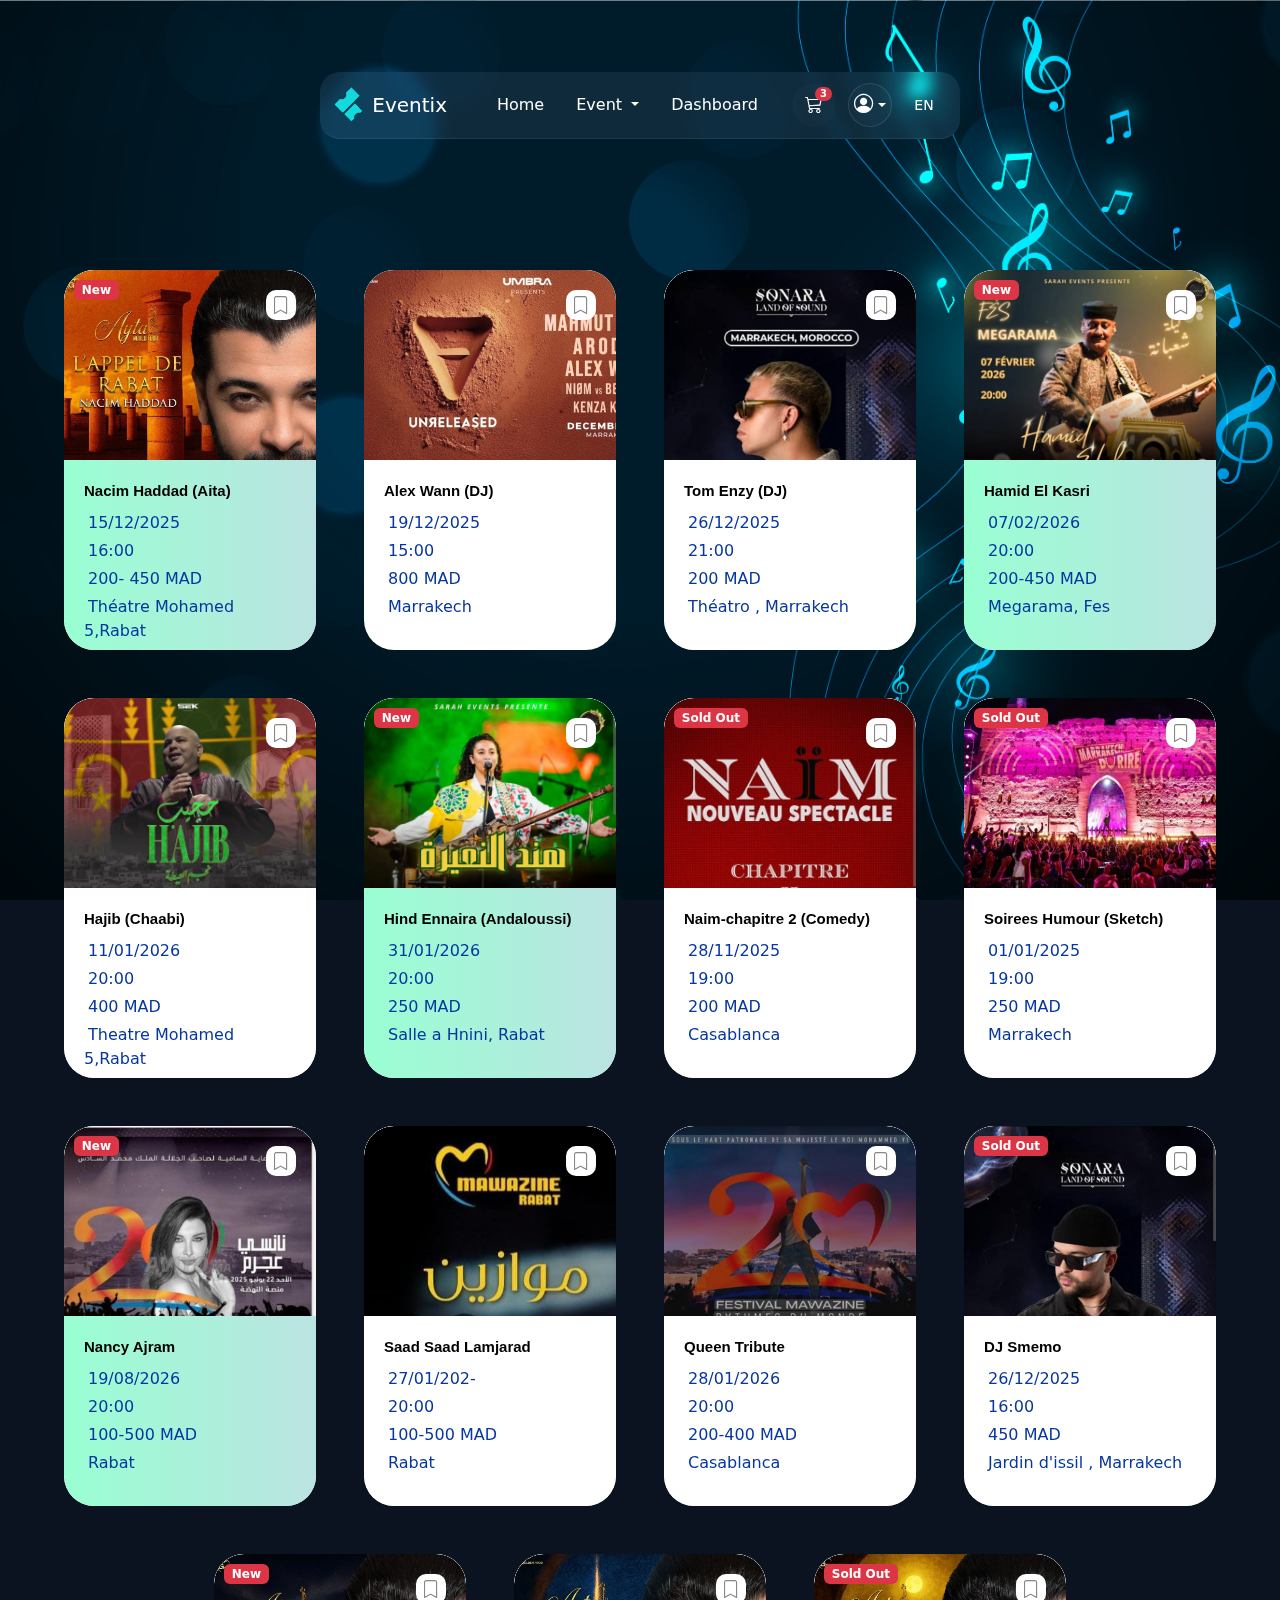
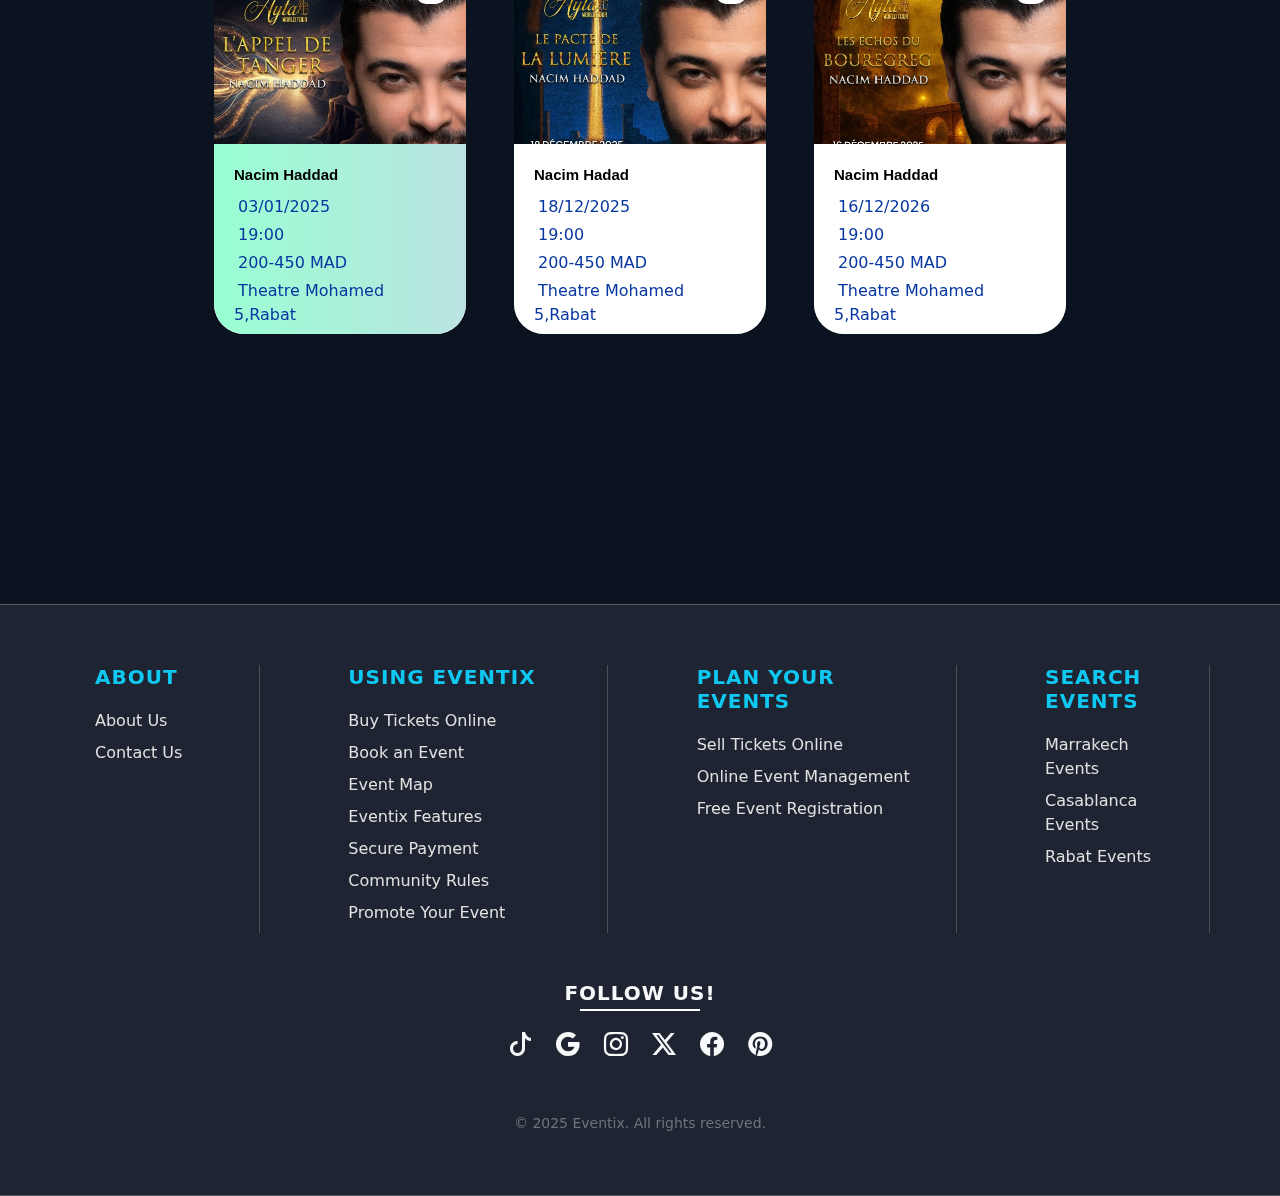
<file: concert.html>
<!doctype html>
<html lang="en">
<head>
  <meta charset="utf-8" />
  <meta name="viewport" content="width=device-width, initial-scale=1" />

      <link rel="icon" href="img/logo.png" type="image/png" />
    <title>Eventix - Concert</title>

  <link href="https://cdn.jsdelivr.net/npm/bootstrap@5.3.2/dist/css/bootstrap.min.css" rel="stylesheet">

  <link href="https://cdn.jsdelivr.net/npm/bootstrap-icons@1.11.4/font/bootstrap-icons.css" rel="stylesheet">

  <style>


    
        footer {
      background: rgba(255, 255, 255, 0.08) !important;
      backdrop-filter: blur(12px);
      -webkit-backdrop-filter: blur(12px);

      border-top: 1px solid rgba(255, 255, 255, 0.25);
      border-bottom: 1px solid rgba(255, 255, 255, 0.25);

      padding-top: 60px;
      padding-bottom: 60px;
      margin-top: 30vh;

    }

    footer h5 {
      color: #0fc8f1;
      font-weight: 700;
      margin-bottom: 20px;
      text-transform: uppercase;
      letter-spacing: 1px;
    }

    footer a {
      color: #e1e1e1;
      display: block;
      margin-bottom: 8px;
      transition: 0.3s;
      text-decoration: none !important;
    }

    footer a:hover {
      color: white;
      text-decoration: underline;
    }

    .footer-col {
      border-right: 1px solid rgba(255, 255, 255, 0.20);
      padding-left: 25px;
      padding-right: 25px;
      min-height: 180px;
    }

    .footer-col:last-child {
      border-right: none;
    }

   
    html,body{
      height: 100%;
      margin: 0;
      padding: 0;
    }
 
  body{
  min-height: 2000px;
  margin: 0;
  padding: 0;

  display: flex;
  flex-direction: column;

  background-color: #0b1220;
  background-image: url(img/cover-music.jpg);
  background-size: cover;
  background-position: center;
  background-attachment: fixed;
  background-repeat: no-repeat;

  color:#06369f;
}
        


      
      

    
    

    .separator {
        width: 120px;
        height: 2px;
        background-color: #ffffff;
    }
    footer h5{
      color: #0fc8f1;
    }

    .follow-section i {
        transition: 0.3s ease;
        cursor: pointer;
  
    }
    .follow-section h5{
            color: #0fc8f1;
    }

    .follow-section i:hover {
        color: #007589; 
        transform: scale(1.2);
        }



    .navbar{
      width: 50%;
      margin: auto;
      margin-top :8vh;
      border-radius: 20px;
    

    }
    
    
    .dropdown-menu a.dropdown-item:hover {
    background-color: #9000ff; 
    color: black; 
}

    .glass-nav {
      background: rgba(255,255,255,0.06);
      backdrop-filter: blur(8px) saturate(120%);
      -webkit-backdrop-filter: blur(8px) saturate(120%);
      border-bottom: 1px solid rgba(255,255,255,0.08);
    }

    
    .navbar .nav-link, .navbar .navbar-brand, .navbar .btn {
      color: #fff !important;
    }

    
    .brand-logo {
      height: 40px;
      width: auto;
    }

    
    .nav-center {
      position: absolute;
      left: 50%;
      transform: translateX(-50%);
    }

    
    .circle-btn {
      width: 44px;
      height: 44px;
      display: inline-flex;
      align-items: center;
      justify-content: center;
      border-radius: 50%;
      border: 1px solid rgba(255,255,255,0.12);
      background: rgba(255,255,255,0.02);
      color: #fff;
    }

    
    .cart-badge {
      position: absolute;
      top: 4px;
      right: 4px;
      font-size: 10px;
      padding: 2px 5px;
      border-radius: 999px;
    }




    
@media (max-width: 767px) {
    .navbar{
        width: 90%;
        margin: auto;
        margin-top :8vh;
        border-radius: 20px;
    }

  .navbar .d-flex {
    order: 1 !important;
    margin-right: auto !important; 
  }

  .navbar-brand {
    position: absolute;
    left: 50%;
    transform: translateX(-50%);
    margin: 0 auto !important;
  }

  .navbar-toggler {
    order: 2 !important;
    margin-left: auto !important;
  }

  .nav-center {
    display: none !important;
  }
  #langToggle {
    display: none !important;
  }
}






    .lang-btn {
      min-width: 48px;
    }
    .navbar .collapse .nav-item :hover{
      background-color: #9000ff4a;
      color: black;
      backdrop-filter: bluer(8px) saturate(120%);
      border-radius: 20px;

    }
    .card{
      z-index: 2;
    }



.card-custom {
    width: 252px;
    height: 380px; 
    background: white;
    border-radius: 30px;
    transition: 0.2s;
    overflow: hidden; 
    position: relative;
    
}




.card-custom:hover {
    cursor: pointer;
    box-shadow: 0 10px 20px rgba(0,0,0,0.1);
}


.img-custom {
    height: 50%;
    border-radius: 30px 30px 0 0;
    background-size: cover;
    display: flex;
    justify-content: flex-end;
    align-items: flex-start;
}

.save-custom {
    margin: 20px;
    width: 30px;
    height: 30px;
    background: white;
    border-radius: 10px;
    display: flex;
    align-items: center;
    justify-content: center;
    transition: 0.2s;
}

.save-custom:hover {
    transform: scale(1.1) rotate(10deg);
}

.save-custom i {
    font-size: 18px;
    color: #888;
    transition: color 0.2s, transform 0.2s;
}

.save-custom:hover i {
    color: #000;
}

.text-custom {
    margin: 20px;
}

.h3-custom {
    font-family: sans-serif;
    font-size: 15px;
    font-weight: 600;
    color: black;
    margin: 0 0 5px 0;
}


.p-custom {
    font-family: sans-serif;
    color: #999;
    font-size: 13px;
    margin: 0 0 15px 0;
}

.icon-box-custom {
    width: 70%;
    padding: 10px;
    background: #e3fff9;
    border-radius: 10px;
    display: flex;
    align-items: center;
}

.icon-box-custom i,
.icon-box-custom span {
    font-size: 17px;
    margin-right: 10px;
}

.span-custom {
    font-family: sans-serif;
    font-size: 13px;
    font-weight: 500;
    color: #0f73a1;
    margin: 0;
}









.rotating-card {
  position: relative;
  border-radius: 30px;
  overflow: hidden;
}

.rotating-card::before {
  content: '';
  position: absolute;
  inset: 0;
  z-index: 0;
  background: linear-gradient(270deg, #00b7ff, #ff30ff, #00ff90);
  background-size: 600% 600%;
  animation: rotateBG 5s linear infinite;
  opacity: 0.4; 
}

.card-custom:hover {
  transform: scale(1.03);
}

@keyframes rotateBG {
  0% { background-position: 0% 50%; }
  50% { background-position: 100% 50%; }
  100% { background-position: 0% 50%; }
}

.card-custom > * {
  position: relative;
 z-index: 1;
}

.osto{
  flex: 1;
  padding-top: 30vh;
  display: flex;
justify-content: center;
}
.ata{
  margin-top: auto;
}


  </style>
</head>
<body>
<div class="ropo">

   <nav class="navbar navbar-expand-lg glass-nav fixed-top">
   <div class="container-fluid">
    <a class="navbar-brand d-flex align-items-center" href="#">
      <img src="img/logo.png" alt="Eventix" class="brand-logo me-2">Eventix
    </a>

    <button class="navbar-toggler btn btn-link text-white" type="button" data-bs-toggle="collapse" data-bs-target="#navMain" aria-controls="navMain" aria-expanded="false" aria-label="Toggle navigation">
      <i class="bi bi-list" style="font-size:1.3rem;"></i>
    </button>

    <div class="collapse navbar-collapse justify-content-center" id="navMain">
      <ul class="navbar-nav mb-2 mb-lg-0">
        <li class="nav-item">
          <a class="nav-link px-3" href="index.HTML" data-key="home">Home</a>
        </li>
        <li class="nav-item dropdown">
          <a class="nav-link dropdown-toggle px-3" href="#" role="button" data-bs-toggle="dropdown" aria-expanded="false">
            Event
          </a>
          <ul class="dropdown-menu bg-primary bg-opacity-25 backdrop-blur p-3 border-0 shadow-lg">
            <li><a class="dropdown-item text-white" href="sport.html">Sport</a></li>
            <li><a class="dropdown-item text-white" href="ithétre cinéma.html">Theatre/cinema</a></li>
            <li><a class="dropdown-item text-white" href="concert.html">Concert</a></li>
          </ul>
        </li>
        <li class="nav-item">
          <a class="nav-link px-3" href="DASHBOARD.HTML" data-key="contact">Dashboard</a>
        </li>
      </ul>
    </div>


    <div class="d-flex align-items-center gap-2">

      <div class="position-relative me-1">
        <button id="cartBtn" class="circle-btn border-0" title="Cart">
          <i class="bi bi-cart3" style="font-size:1.1rem;"></i>
        </button>
        <span id="cartCount" class="badge bg-danger cart-badge">3</span>
      </div>

  
      <div class="dropdown">
        <button class="circle-btn dropdown-toggle" id="accountDropdown" data-bs-toggle="dropdown" aria-expanded="false" title="Account">
          <i class="bi bi-person-circle" style="font-size:1.2rem;"></i>
        </button>
        <ul class="dropdown-menu dropdown-menu-end" aria-labelledby="accountDropdown">
          <li><a class="dropdown-item" href="signin.html">Sign in</a></li>
          <li><a class="dropdown-item" href="LOGIN.HTML">Log in</a></li>
        </ul>
      </div>


      <button id="langToggle" class="btn btn-sm lang-btn border-0" title="Change language">EN</button>
    </div>
   </div>
   </nav>



  </div>
   <div class="osto">


<div class="d-flex flex-wrap justify-content-center align-items-center gap-5 ">

   <a href="other page/formulaire-consert.html" style="text-decoration:none; color:inherit;">
  <div class="card-custom "role="button"data-bs-toggle="modal"data-bs-target="#acheterModal"style="cursor: pointer;">
    
    
  <div class="card-custom rotating-card">

    <span class="badge bg-danger text-white position-absolute" style="top:10px; left:10px; z-index:10;">
    New
  </span>

  <div class="img-custom" style="background-image: url('img/concert1.jpg');">
      <div class="save-custom">
         <i class="bi bi-bookmark"></i>
      </div>
  </div>

<div class="text-custom">
  <p class="h3-custom mb-2">Nacim Haddad (Aita) </p>

  <p class="info-line mb-1">
    <i class="fa-regular fa-calendar me-1"></i> 15/12/2025
  </p>

  <p class="info-line mb-1">
    <i class="fa-regular fa-clock me-1"></i> 16:00
  </p>

  <p class="info-line price mb-1">
    <i class="fa-solid fa-dollar-sign me-1"></i>200- 450 MAD
  </p>

  <p class="info-line mb-1">
    <i class="fa-solid fa-location-dot me-1"></i> Théatre Mohamed 5,Rabat
  </p>


</div>


</div>
  </div>
   </a>

 <a href="other page/formulaire-consert.html" style="text-decoration:none; color:inherit;">
  <div class="card-custom "role="button"data-bs-toggle="modal"data-bs-target="#acheterModal"style="cursor: pointer;">

  
  

  <div class="img-custom" style="background-image: url('img/concert2.jpg');">
      <div class="save-custom">
         <i class="bi bi-bookmark"></i>
      </div>
  </div>

  <div class="text-custom">
  <p class="h3-custom mb-2">Alex Wann (DJ) </p>

  <p class="info-line mb-1">
    <i class="fa-regular fa-calendar me-1"></i> 19/12/2025
  </p>

  <p class="info-line mb-1">
    <i class="fa-regular fa-clock me-1"></i> 15:00
  </p>

  <p class="info-line price mb-1">
    <i class="fa-solid fa-dollar-sign me-1"></i>  800 MAD
  </p>

  <p class="info-line mb-1">
    <i class="fa-solid fa-location-dot me-1"></i> Marrakech
  </p>


</div>

</div>

</a>


 <a href="other page/formulaire-consert.html" style="text-decoration:none; color:inherit;">
  <div class="card-custom "role="button"data-bs-toggle="modal"data-bs-target="#acheterModal"style="cursor: pointer;">


  <div class="card-custom">

    <div class="img-custom"style="background-image: url('img/concert3.jpg');">
        <div class="save-custom">
           <i class="bi bi-bookmark"></i>
        </div>
    </div>

    <div class="text-custom">
  <p class="h3-custom mb-2">Tom Enzy (DJ) </p>

  <p class="info-line mb-1">
    <i class="fa-regular fa-calendar me-1"></i> 26/12/2025
  </p>

  <p class="info-line mb-1">
    <i class="fa-regular fa-clock me-1"></i> 21:00
  </p>

  <p class="info-line price mb-1">
    <i class="fa-solid fa-dollar-sign me-1"></i> 200 MAD
  </p>

  <p class="info-line mb-1">
    <i class="fa-solid fa-location-dot me-1"></i> Théatro , Marrakech
  </p>


</div>

  </div>
  </div>
 </a>


 <a href="other page/formulaire-consert.html" style="text-decoration:none; color:inherit;">
  <div class="card-custom "role="button"data-bs-toggle="modal"data-bs-target="#acheterModal"style="cursor: pointer;">


  <div class="card-custom rotating-card">
     <span class="badge bg-danger text-white position-absolute" style="top:10px; left:10px; z-index:10;">
    New
  </span>

    <div class="img-custom"style="background-image: url('img/concert4.jpg');">
        <div class="save-custom">
           <i class="bi bi-bookmark"></i>
        </div>
    </div>

    <div class="text-custom">
  <p class="h3-custom mb-2">Hamid El Kasri </p>

  <p class="info-line mb-1">
    <i class="fa-regular fa-calendar me-1"></i> 07/02/2026
  </p>

  <p class="info-line mb-1">
    <i class="fa-regular fa-clock me-1"></i> 20:00
  </p>

  <p class="info-line price mb-1">
    <i class="fa-solid fa-dollar-sign me-1"></i> 200-450 MAD
  </p>

  <p class="info-line mb-1">
    <i class="fa-solid fa-location-dot me-1"></i> Megarama, Fes
  </p>


</div>

  </div>

  </div>
 </a>


 <a href="other page/formulaire-consert.html" style="text-decoration:none; color:inherit;">
  <div class="card-custom "role="button"data-bs-toggle="modal"data-bs-target="#acheterModal"style="cursor: pointer;">

  <div class="card-custom">

    <div class="img-custom"style="background-image: url('img/concert5.jpg');">
        <div class="save-custom">
           <i class="bi bi-bookmark"></i>
        </div>
    </div>

    <div class="text-custom">
  <p class="h3-custom mb-2"> Hajib (Chaabi) </p>

  <p class="info-line mb-1">
    <i class="fa-regular fa-calendar me-1"></i> 11/01/2026
  </p>

  <p class="info-line mb-1">
    <i class="fa-regular fa-clock me-1"></i> 20:00
  </p>

  <p class="info-line price mb-1">
    <i class="fa-solid fa-dollar-sign me-1"></i> 400 MAD
  </p>

  <p class="info-line mb-1">
    <i class="fa-solid fa-location-dot me-1"></i> Theatre Mohamed 5,Rabat
  </p>


</div>

  </div>
  </div>
 </a>


 <a href="other page/formulaire-consert.html" style="text-decoration:none; color:inherit;">
  <div class="card-custom "role="button"data-bs-toggle="modal"data-bs-target="#acheterModal"style="cursor: pointer;">



  <div class="card-custom rotating-card">
     <span class="badge bg-danger text-white position-absolute" style="top:10px; left:10px; z-index:10;">
    New
  </span>

    <div class="img-custom"style="background-image: url('img/concert6.jpg');">
        <div class="save-custom">
           <i class="bi bi-bookmark"></i>
        </div>
    </div>

    <div class="text-custom">
  <p class="h3-custom mb-2"> Hind Ennaira (Andaloussi)</p>

  <p class="info-line mb-1">
    <i class="fa-regular fa-calendar me-1"></i> 31/01/2026
  </p>

  <p class="info-line mb-1">
    <i class="fa-regular fa-clock me-1"></i> 20:00
  </p>

  <p class="info-line price mb-1">
    <i class="fa-solid fa-dollar-sign me-1"></i> 250 MAD
  </p>

  <p class="info-line mb-1">
    <i class="fa-solid fa-location-dot me-1"></i> Salle a Hnini, Rabat
  </p>


</div>

  </div>

  </div>
 </a>

 <a href="other page/formulaire-consert.html" style="text-decoration:none; color:inherit;">
  <div class="card-custom "role="button"data-bs-toggle="modal"data-bs-target="#acheterModal"style="cursor: pointer;">



  <div class="card-custom">
    <span class="badge bg-danger text-white position-absolute" style="top:10px; left:10px; z-index:10;">
    Sold Out
  </span>

    <div class="img-custom"style="background-image: url('img/concert7.jpg');">
        <div class="save-custom">
           <i class="bi bi-bookmark"></i>
        </div>
    </div>

    <div class="text-custom">
  <p class="h3-custom mb-2">Naim-chapitre 2 (Comedy)</p>

  <p class="info-line mb-1">
    <i class="fa-regular fa-calendar me-1"></i> 28/11/2025
  </p>

  <p class="info-line mb-1">
    <i class="fa-regular fa-clock me-1"></i> 19:00
  </p>

  <p class="info-line price mb-1">
    <i class="fa-solid fa-dollar-sign me-1"></i> 200 MAD
  </p>

  <p class="info-line mb-1">
    <i class="fa-solid fa-location-dot me-1"></i> Casablanca
  </p>


</div>

  </div>
  </div>
 </a>


 
 <a href="other page/formulaire-consert.html" style="text-decoration:none; color:inherit;">
  <div class="card-custom "role="button"data-bs-toggle="modal"data-bs-target="#acheterModal"style="cursor: pointer;">

  <div class="card-custom">
    <span class="badge bg-danger text-white position-absolute" style="top:10px; left:10px; z-index:10;">
    Sold Out
  </span>

    <div class="img-custom"style="background-image: url('img/concert8.jpg');">
        <div class="save-custom">
           <i class="bi bi-bookmark"></i>
        </div>
    </div>

    <div class="text-custom">
  <p class="h3-custom mb-2">Soirees Humour (Sketch) </p>

  <p class="info-line mb-1">
    <i class="fa-regular fa-calendar me-1"></i> 01/01/2025
  </p>

  <p class="info-line mb-1">
    <i class="fa-regular fa-clock me-1"></i> 19:00
  </p>

  <p class="info-line price mb-1">
    <i class="fa-solid fa-dollar-sign me-1"></i> 250 MAD
  </p>

  <p class="info-line mb-1">
    <i class="fa-solid fa-location-dot me-1"></i> Marrakech
  </p>


</div>

  </div>
  </div>
 </a>

 
 <a href="other page/formulaire-consert.html" style="text-decoration:none; color:inherit;">
  <div class="card-custom "role="button"data-bs-toggle="modal"data-bs-target="#acheterModal"style="cursor: pointer;">

  


  <div class="card-custom rotating-card">
     <span class="badge bg-danger text-white position-absolute" style="top:10px; left:10px; z-index:10;">
    New
  </span>

    <div class="img-custom"style="background-image: url('img/concert99.jpg');">
        <div class="save-custom">
           <i class="bi bi-bookmark"></i>
        </div>
    </div>

   <div class="text-custom">
  <p class="h3-custom mb-2">Nancy Ajram</p>

  <p class="info-line mb-1">
    <i class="fa-regular fa-calendar me-1"></i> 19/08/2026
  </p>

  <p class="info-line mb-1">
    <i class="fa-regular fa-clock me-1"></i> 20:00
  </p>

  <p class="info-line price mb-1">
    <i class="fa-solid fa-dollar-sign me-1"></i> 100-500 MAD
  </p>

  <p class="info-line mb-1">
    <i class="fa-solid fa-location-dot me-1"></i> Rabat
  </p>


</div>

  </div>

  </div>
 </a>


 <a href="other page/formulaire-consert.html" style="text-decoration:none; color:inherit;">
  <div class="card-custom "role="button"data-bs-toggle="modal"data-bs-target="#acheterModal"style="cursor: pointer;">




  <div class="card-custom">

    <div class="img-custom"style="background-image: url('img/concert1000.jpg');">
        <div class="save-custom">
           <i class="bi bi-bookmark"></i>
        </div>
    </div>

   <div class="text-custom">
  <p class="h3-custom mb-2">Saad Saad Lamjarad </p>

  <p class="info-line mb-1">
    <i class="fa-regular fa-calendar me-1"></i> 27/01/202-
  </p>

  <p class="info-line mb-1">
    <i class="fa-regular fa-clock me-1"></i> 20:00
  </p>

  <p class="info-line price mb-1">
    <i class="fa-solid fa-dollar-sign me-1"></i> 100-500 MAD
  </p>

  <p class="info-line mb-1">
    <i class="fa-solid fa-location-dot me-1"></i> Rabat
  </p>


</div>

  </div>
  </div>
 </a>

 
 <a href="other page/formulaire-consert.html" style="text-decoration:none; color:inherit;">
  <div class="card-custom "role="button"data-bs-toggle="modal"data-bs-target="#acheterModal"style="cursor: pointer;">



  <div class="card-custom">

    <div class="img-custom"style="background-image: url('img/concert11.jpg');">
        <div class="save-custom">
           <i class="bi bi-bookmark"></i>
        </div>
    </div>

      <div class="text-custom">
  <p class="h3-custom mb-2">Queen Tribute</p>

  <p class="info-line mb-1">
    <i class="fa-regular fa-calendar me-1"></i> 28/01/2026
  </p>

  <p class="info-line mb-1">
    <i class="fa-regular fa-clock me-1"></i> 20:00
  </p>

  <p class="info-line price mb-1">
    <i class="fa-solid fa-dollar-sign me-1"></i> 200-400 MAD
  </p>

  <p class="info-line mb-1">
    <i class="fa-solid fa-location-dot me-1"></i> Casablanca
  </p>


</div>

  </div>
  </div>
 </a>

 <a href="other page/formulaire-consert.html" style="text-decoration:none; color:inherit;">
  <div class="card-custom "role="button"data-bs-toggle="modal"data-bs-target="#acheterModal"style="cursor: pointer;">



  <div class="card-custom">
    <span class="badge bg-danger text-white position-absolute" style="top:10px; left:10px; z-index:10;">
    Sold Out
  </span>

    <div class="img-custom"style="background-image: url('img/concert12.jpg');">
        <div class="save-custom">
           <i class="bi bi-bookmark"></i>
        </div>
    </div>

      <div class="text-custom">
  <p class="h3-custom mb-2">DJ Smemo </p>

  <p class="info-line mb-1">
    <i class="fa-regular fa-calendar me-1"></i>26/12/2025
  </p>

  <p class="info-line mb-1">
    <i class="fa-regular fa-clock me-1"></i> 16:00
  </p>

  <p class="info-line price mb-1">
    <i class="fa-solid fa-dollar-sign me-1"></i> 450 MAD
  </p>

  <p class="info-line mb-1">
    <i class="fa-solid fa-location-dot me-1"></i> Jardin d'issil , Marrakech
  </p>


</div>

  </div>
  </div>
 </a>

 
 <a href="other page/formulaire-consert.html" style="text-decoration:none; color:inherit;">
  <div class="card-custom "role="button"data-bs-toggle="modal"data-bs-target="#acheterModal"style="cursor: pointer;">



  <div class="card-custom rotating-card">
     <span class="badge bg-danger text-white position-absolute" style="top:10px; left:10px; z-index:10;">
    New
  </span>

    <div class="img-custom"style="background-image: url('img/concert13.jpg');">
        <div class="save-custom">
           <i class="bi bi-bookmark"></i>
        </div>
    </div>

      <div class="text-custom">
  <p class="h3-custom mb-2">Nacim Haddad </p>

  <p class="info-line mb-1">
    <i class="fa-regular fa-calendar me-1"></i> 03/01/2025
  </p>

  <p class="info-line mb-1">
    <i class="fa-regular fa-clock me-1"></i> 19:00
  </p>

  <p class="info-line price mb-1">
    <i class="fa-solid fa-dollar-sign me-1"></i> 200-450 MAD
  </p>

  <p class="info-line mb-1">
    <i class="fa-solid fa-location-dot me-1"></i> Theatre Mohamed 5,Rabat
  </p>


</div>

  </div>
  </div>
 </a>


<a href="other page/formulaire-consert.html" style="text-decoration:none; color:inherit;">
  <div class="card-custom "role="button"data-bs-toggle="modal"data-bs-target="#acheterModal"style="cursor: pointer;">



  <div class="card-custom">

    <div class="img-custom"style="background-image: url('img/concert14.jpg');">
        <div class="save-custom">
           <i class="bi bi-bookmark"></i>
        </div>
    </div>

      <div class="text-custom">
  <p class="h3-custom mb-2">Nacim Hadad </p>

  <p class="info-line mb-1">
    <i class="fa-regular fa-calendar me-1"></i> 18/12/2025
  </p>

  <p class="info-line mb-1">
    <i class="fa-regular fa-clock me-1"></i> 19:00
  </p>

  <p class="info-line price mb-1">
    <i class="fa-solid fa-dollar-sign me-1"></i> 200-450 MAD
  </p>

  <p class="info-line mb-1">
    <i class="fa-solid fa-location-dot me-1"></i> Theatre Mohamed 5,Rabat
  </p>


</div>

  </div>
  </div>
 </a>

 <a href="other page/formulaire-consert.html" style="text-decoration:none; color:inherit;">
  <div class="card-custom "role="button"data-bs-toggle="modal"data-bs-target="#acheterModal"style="cursor: pointer;">



  <div class="card-custom">
    <span class="badge bg-danger text-white position-absolute" style="top:10px; left:10px; z-index:10;">
    Sold Out
  </span>

    <div class="img-custom"style="background-image: url('img/concert15.jpg');">
        <div class="save-custom">
           <i class="bi bi-bookmark"></i>
        </div>
    </div>

      <div class="text-custom">
  <p class="h3-custom mb-2">Nacim Haddad </p>

  <p class="info-line mb-1">
    <i class="fa-regular fa-calendar me-1"></i> 16/12/2026
  </p>

  <p class="info-line mb-1">
    <i class="fa-regular fa-clock me-1"></i> 19:00
  </p>

  <p class="info-line price mb-1">
    <i class="fa-solid fa-dollar-sign me-1"></i> 200-450 MAD
  </p>

  <p class="info-line mb-1">
    <i class="fa-solid fa-location-dot me-1"></i> Theatre Mohamed 5,Rabat
  </p>


</div>

  </div>
  </div>
 </a>



</div>




   









 

  





 








  </div>
</div>

  

</div>

</div>
<div class="ata">
<footer class="text-light">
  <div class="container">
    <div class="row text-start justify-content-between">

      <div class="col-6 col-md-2 footer-col mb-4">
        <h5>About</h5>
        <a href="projet/hhh.HTML">About Us</a>
        <a href="contact.html">Contact Us</a>
      </div>

      <div class="col-6 col-md-3 footer-col mb-4">
        <h5>Using Eventix</h5>
        <a href="#">Buy Tickets Online</a>
        <a href="#">Book an Event</a>
        <a href="#">Event Map</a>
        <a href="#">Eventix Features</a>
        <a href="#">Secure Payment</a>
        <a href="#">Community Rules</a>
        <a href="#">Promote Your Event</a>
      </div>

      <div class="col-6 col-md-3 footer-col mb-4">
        <h5>Plan Your Events</h5>
        <a href="#">Sell Tickets Online</a>
        <a href="#">Online Event Management</a>
        <a href="#">Free Event Registration</a>
      </div>

       <div class="col-6 col-md-2 footer-col mb-4">
        <h5>Search Events</h5>
        <a href="#"></i> Marrakech Events</a>
        <a href="#"></i> Casablanca Events</a>
        <a href="#"></i> Rabat Events</a>
      </div>



<div class="follow-section text-center py-4">
    <h5 class="text-light mb-1 " >Follow us!</h5>

    
    <div class="separator mx-auto mb-3"></div>

    
    <div class="d-flex justify-content-center gap-4 fs-4 text-light">
        <i class="bi bi-tiktok"></i>
        <i class="bi bi-google"></i>
        <i class="bi bi-instagram"></i>
        <i class="bi bi-twitter-x"></i>
        <i class="bi bi-facebook"></i>
        <i class="bi bi-pinterest"></i>
    </div>
</div>

    <div class="text-center mt-4">
      <small class="text-secondary">© 2025 Eventix. All rights reserved.</small>
    </div>

  </div>
</footer>
</div>
<script src="https://cdn.jsdelivr.net/npm/bootstrap@5.3.2/dist/js/bootstrap.bundle.min.js"></script>

<script>
 
</script>

</body>
</html>
</file>
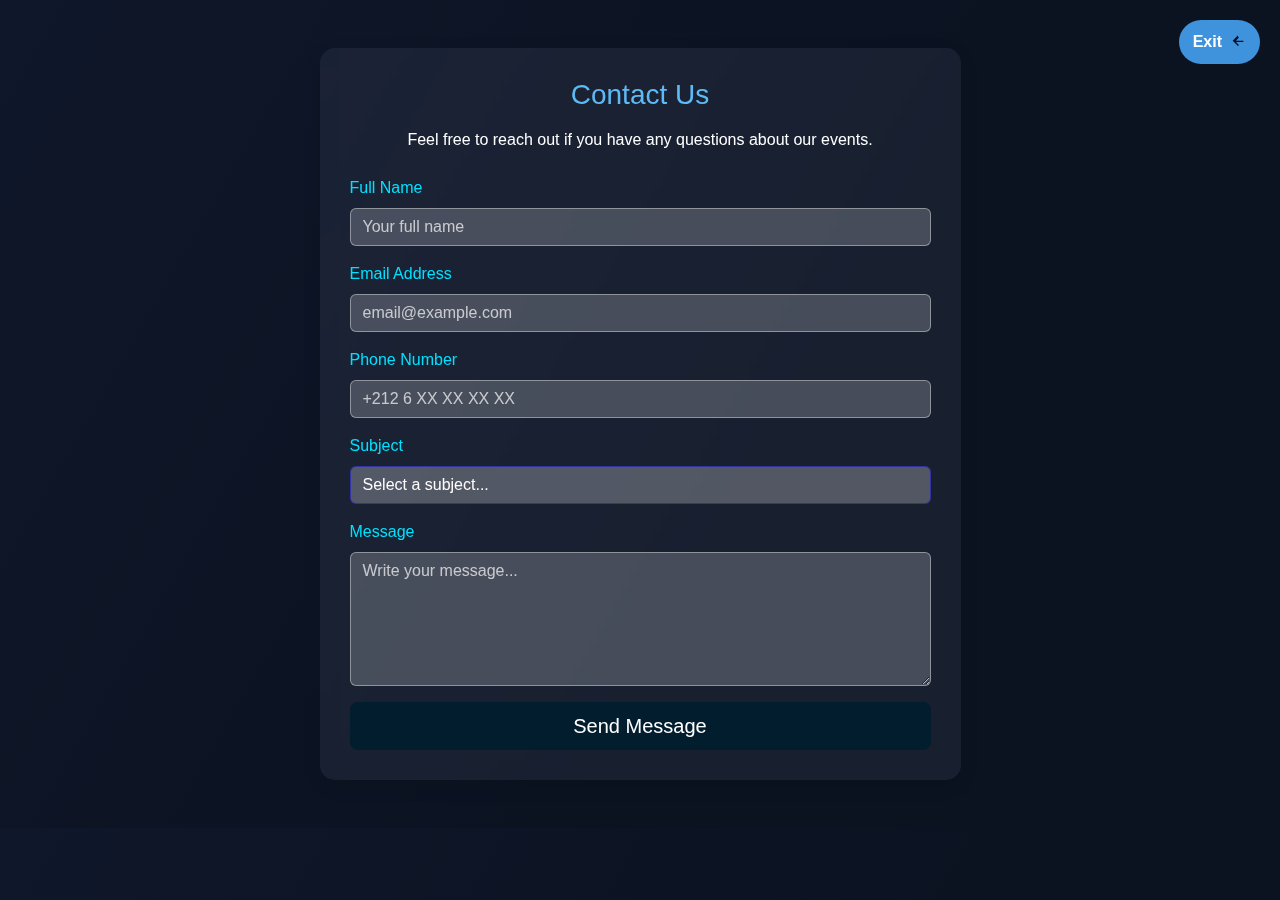
<file: contact.html>
<!DOCTYPE html>
<html lang="en">
<head>
    <meta charset="UTF-8">
    <meta name="viewport" content="width=device-width, initial-scale=1.0">
    <title>Contact Us - Eventix</title>
      <link rel="icon" href="/img/logo.png" type="image/png" />

  
    <link href="https://cdn.jsdelivr.net/npm/bootstrap@5.3.2/dist/css/bootstrap.min.css" rel="stylesheet">

    <style>
        body {
            
       background: linear-gradient(120deg,#0f172a,#0b1220 60%);
            font-family: Arial, sans-serif;
        }

        .contact-card {
            border-radius: 15px;
            padding: 30px;

            color: #010d12; 
            box-shadow: 0 6px 20px rgba(0,0,0,0.08);
            border: none;
                       background: rgba(255,255,255,0.06);
      backdrop-filter: blur(8px) saturate(120%);
      -webkit-backdrop-filter: blur(8px) saturate(120%);
        }

        .contact-card input,
        .contact-card select,
        .contact-card textarea {
            background: rgba(255,255,255,0.2);
            border: 1px solid rgba(255,255,255,0.4);
            color: #fffcfc;
        }

        .contact-card input::placeholder,
        .contact-card textarea::placeholder {
            color: rgba(255,255,255,0.7);
        }

        .btn-main {
            background: #021d2d;
            color: #fff;
        }

        .btn-main:hover {
            background: #5ebaf4;
        }
        h3 {
                color: #5ebaf4;
        }
        p ,label{
            color: #00e1ff;
        }
        select.form-select {
    backdrop-filter: blur(4px); 
    border: 1px solid rgba(0, 0, 255, 0.4);
}

select.form-select option {
    background: rgba(0, 4, 255, 0.521);
          backdrop-filter: blur(8px) saturate(120%);
      -webkit-backdrop-filter: blur(8px) saturate(120%);
      border-bottom: 1px solid rgba(255, 255, 255, 0.626);
      border-radius: 20px;

    
    color: white; 
    
}
  .top-action { position: absolute; right: 20px; top: 20px; z-index: 5; }
    .btn-arrow {
      display: inline-flex; align-items: center; gap: 8px;
      padding: 10px 14px; border-radius: 999px;
      background: rgb(63, 146, 220);
      border: 1px solid #06b6d4;
      color: #ffffff; font-weight: 700; border: none; text-decoration: none;
     
    }
    .btn-arrow:hover { transform: scale(1.02) }

    </style>
</head>
<body>


<section class="container py-5">
            <div class="top-action">
      <a href="index.HTML" class="btn-arrow" aria-label="Exit or go to another page">
        <span>Exit</span>
        <svg width="16" height="16" viewBox="0 0 24 24" fill="#071022" xmlns="http://www.w3.org/2000/svg" aria-hidden="true">
          <path d="M12 4l1.41 1.41L8.83 10H20v2H8.83l4.58 4.59L12 18l-8-8 8-8z"/>
        </svg>
      </a>
    </div>
    <div class="row justify-content-center">
        <div class="col-lg-7">
            <div class="contact-card">

                <h3 class="text-center mb-3">Contact Us</h3>
                <p class="text-center text-white mb-4">
                    Feel free to reach out if you have any questions about our events.
                </p>

                <form>

                    <div class="mb-3">
                        <label class="form-label">Full Name</label>
                        <input type="text" class="form-control" placeholder="Your full name" required>
                    </div>

                    <div class="mb-3">
                        <label class="form-label">Email Address</label>
                        <input type="email" class="form-control" placeholder="email@example.com" required>
                    </div>

                    <div class="mb-3">
                        <label class="form-label">Phone Number</label>
                        <input type="tel" class="form-control" placeholder="+212 6 XX XX XX XX">
                    </div>

                    <div class="mb-3">
                        <label class="form-label">Subject</label>
                        <select class="form-select">
                            <option selected>Select a subject...</option>
                            <option>Question about an event</option>
                            <option>Payment issue</option>
                            <option>Partnership request</option>
                            <option>Other</option>
                        </select>
                    </div>

                    <div class="mb-3">
                        <label class="form-label">Message</label>
                        <textarea class="form-control" rows="5" placeholder="Write your message..." required></textarea>
                    </div>

                    <button type="submit" class="btn btn-main w-100 btn-lg">Send Message</button>

                </form>

            </div>
        </div>
    </div>
</section>

<script src="https://cdn.jsdelivr.net/npm/bootstrap@5.3.2/dist/js/bootstrap.bundle.min.js"></script>
</body>
</html>
</file>
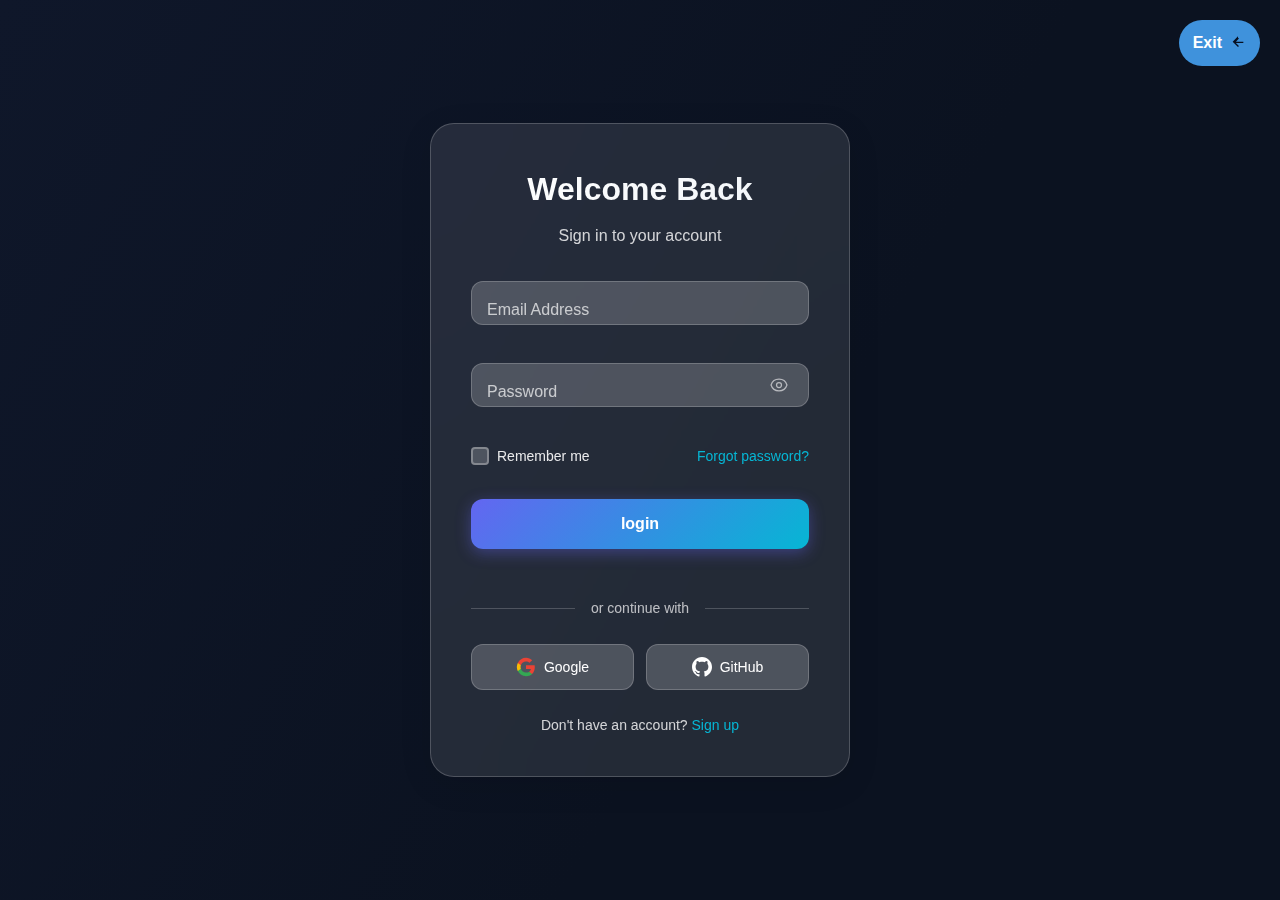
<file: LOGIN.HTML>
<!DOCTYPE html>
<html lang="en">
<head>
    <meta charset="UTF-8">
    <meta name="viewport" content="width=device-width, initial-scale=1.0">
      <link rel="icon" href="img/logo.png" type="image/png" />
    <title>Login </title>
    <style>

* {
    margin: 0;
    padding: 0;
    box-sizing: border-box;
}

body {
    font-family: 'Inter', -apple-system, BlinkMacSystemFont, 'Segoe UI', Roboto, sans-serif;
      background: linear-gradient(120deg,#0f172a,#0b1220 60%);

    min-height: 100vh;
    display: flex;
    align-items: center;
    justify-content: center;
    padding: 20px;
    line-height: 1.6;
}

.login-container {
    width: 100%;
    max-width: 420px;
    perspective: 1000px;
}

.form-group {
    margin-bottom: 24px;
    position: relative;
}

.input-wrapper {
    position: relative;
    display: flex;
    flex-direction: column;
}

.input-wrapper input {
    background: rgba(255, 255, 255, 0.1);
    border: 1px solid rgba(255, 255, 255, 0.2);
    border-radius: 12px;
    padding: 16px 16px 8px 16px;
    color: white;
    font-size: 16px;
    font-weight: 400;
    transition: all 0.3s cubic-bezier(0.4, 0, 0.2, 1);
    width: 100%;
    outline: none;
    backdrop-filter: blur(10px);
}

.input-wrapper input::placeholder {
    color: transparent;
}

.input-wrapper label {
    position: absolute;
    left: 16px;
    top: 16px;
    color: rgba(255, 255, 255, 0.7);
    font-size: 16px;
    font-weight: 400;
    transition: all 0.3s cubic-bezier(0.4, 0, 0.2, 1);
    pointer-events: none;
    transform-origin: left top;
}

.input-wrapper input:focus,
.input-wrapper input:valid {
    border-color: #06b6d4;
    background: rgba(255, 255, 255, 0.15);
    transform: translateY(-2px);
    box-shadow: 0 8px 25px rgba(6, 182, 212, 0.2);
}

.input-wrapper input:focus + label,
.input-wrapper input:valid + label {
    transform: translateY(-8px) scale(0.85);
    color: #06b6d4;
    font-weight: 500;
}

.focus-border {
    position: absolute;
    bottom: 0;
    left: 50%;
    width: 0;
    height: 2px;
    background: linear-gradient(90deg, #06b6d4, #6366f1);
    transition: all 0.3s cubic-bezier(0.4, 0, 0.2, 1);
    transform: translateX(-50%);
    border-radius: 2px;
}

.input-wrapper input:focus ~ .focus-border {
    width: 100%;
}

.error-message {
    display: block;
    color: #ef4444;
    font-size: 12px;
    font-weight: 500;
    margin-top: 6px;
    margin-left: 4px;
    opacity: 0;
    transform: translateY(-10px);
    transition: all 0.3s cubic-bezier(0.4, 0, 0.2, 1);
    background: rgba(239, 68, 68, 0.1);
    padding: 4px 8px;
    border-radius: 6px;
    backdrop-filter: blur(10px);
}

.error-message.show {
    opacity: 1;
    transform: translateY(0);
}

.form-group.error .input-wrapper input {
    border-color: #ef4444;
    background: rgba(239, 68, 68, 0.1);
    animation: shake 0.5s ease-in-out;
}

.btn {
    background: linear-gradient(135deg, #6366f1 0%, #06b6d4 100%);
    border: none;
    border-radius: 12px;
    padding: 16px 24px;
    color: white;
    font-size: 16px;
    font-weight: 600;
    cursor: pointer;
    transition: all 0.3s cubic-bezier(0.4, 0, 0.2, 1);
    position: relative;
    overflow: hidden;
    transform: translateY(0);
    box-shadow: 0 4px 15px rgba(99, 102, 241, 0.4);
}

.btn::before {
    content: '';
    position: absolute;
    top: 0;
    left: -100%;
    width: 100%;
    height: 100%;
    background: linear-gradient(90deg, transparent, rgba(255, 255, 255, 0.2), transparent);
    transition: left 0.5s ease;
}

.btn:hover {
    transform: translateY(-2px);
    box-shadow: 0 8px 25px rgba(99, 102, 241, 0.6);
}

.btn:hover::before {
    left: 100%;
}

.btn:active {
    transform: translateY(0);
}

.btn.loading {
    pointer-events: none;
}

.btn-text {
    transition: opacity 0.3s ease;
}

.btn-loader {
    position: absolute;
    top: 50%;
    left: 50%;
    transform: translate(-50%, -50%);
    width: 20px;
    height: 20px;
    border: 2px solid transparent;
    border-top: 2px solid white;
    border-radius: 50%;
    opacity: 0;
    animation: spin 1s linear infinite;
    transition: opacity 0.3s ease;
}

.btn.loading .btn-text {
    opacity: 0;
}

.btn.loading .btn-loader {
    opacity: 1;
}

.remember-wrapper {
    display: flex;
    align-items: center;
    gap: 8px;
    cursor: pointer;
}

.remember-wrapper input[type="checkbox"] {
    display: none;
}

.checkbox-label {
    color: rgba(255, 255, 255, 0.9);
    font-size: 14px;
    cursor: pointer;
    user-select: none;
    display: flex;
    align-items: center;
    gap: 8px;
}

.checkmark {
    width: 18px;
    height: 18px;
    border: 2px solid rgba(255, 255, 255, 0.3);
    border-radius: 4px;
    display: flex;
    align-items: center;
    justify-content: center;
    transition: all 0.3s cubic-bezier(0.4, 0, 0.2, 1);
    flex-shrink: 0;
    background: rgba(255, 255, 255, 0.1);
    backdrop-filter: blur(10px);
}

.remember-wrapper input[type="checkbox"]:checked ~ .checkbox-label .checkmark {
    background: #06b6d4;
    border-color: #06b6d4;
    transform: scale(1.1);
}

.remember-wrapper input[type="checkbox"]:checked ~ .checkbox-label .checkmark::after {
    content: '✓';
    color: white;
    font-size: 11px;
    font-weight: bold;
    animation: checkmarkPop 0.3s cubic-bezier(0.68, -0.55, 0.265, 1.55);
}

.success-message {
    display: none;
    text-align: center;
    padding: 40px 20px;
    opacity: 0;
    transform: translateY(20px);
    transition: all 0.5s cubic-bezier(0.4, 0, 0.2, 1);
}

.success-message.show {
    display: block;
    opacity: 1;
    transform: translateY(0);
}

.success-icon {
    width: 60px;
    height: 60px;
    background: #22c55e;
    border-radius: 50%;
    display: flex;
    align-items: center;
    justify-content: center;
    font-size: 24px;
    color: white;
    margin: 0 auto 20px;
    animation: successPulse 0.6s cubic-bezier(0.68, -0.55, 0.265, 1.55);
}

.success-message h3 {
    color: white;
    font-size: 1.5rem;
    margin-bottom: 8px;
}

.success-message p {
    color: rgba(255, 255, 255, 0.8);
    font-size: 1rem;
}

@keyframes spin {
    0% { transform: translate(-50%, -50%) rotate(0deg); }
    100% { transform: translate(-50%, -50%) rotate(360deg); }
}

@keyframes shake {
    0%, 100% { transform: translateX(0); }
    25% { transform: translateX(-5px); }
    75% { transform: translateX(5px); }
}

@keyframes checkmarkPop {
    0% { transform: scale(0); }
    50% { transform: scale(1.3); }
    100% { transform: scale(1); }
}

@keyframes successPulse {
    0% { transform: scale(0); }
    50% { transform: scale(1.1); }
    100% { transform: scale(1); }
}

.login-card {
    background: rgba(255, 255, 255, 0.1);
    backdrop-filter: blur(20px);
    -webkit-backdrop-filter: blur(20px);
    border: 1px solid rgba(255, 255, 255, 0.2);
    border-radius: 24px;
    padding: 40px;
    box-shadow: 0 8px 32px rgba(0, 0, 0, 0.1);
    transform: translateY(0);
    transition: all 0.3s cubic-bezier(0.4, 0, 0.2, 1);
    position: relative;
    overflow: hidden;
}

.login-card::before {
    content: '';
    position: absolute;
    top: 0;
    left: -100%;
    width: 100%;
    height: 2px;
    background: linear-gradient(90deg, transparent, #06b6d4, transparent);
    transition: left 0.5s ease;
}

.login-card:hover::before {
    left: 100%;
}

.login-card:hover {
    transform: translateY(-5px);
    box-shadow: 0 12px 40px rgba(0, 0, 0, 0.15);
}

.login-header {
    text-align: center;
    margin-bottom: 32px;
}

.login-header h2 {
    color: white;
    font-size: 2rem;
    font-weight: 700;
    margin-bottom: 8px;
    background: linear-gradient(135deg, #ffffff 0%, #f1f5f9 100%);
    -webkit-background-clip: text;
    background-clip: text;
    -webkit-text-fill-color: transparent;
}

.login-header p {
    color: rgba(255, 255, 255, 0.8);
    font-size: 1rem;
    font-weight: 400;
}

.password-wrapper {
    position: relative;
}

.password-wrapper input {
    padding-right: 48px;
}

.password-toggle {
    position: absolute;
    right: 12px;
    top: 50%;
    transform: translateY(-50%);
    background: none;
    border: none;
    cursor: pointer;
    padding: 8px;
    color: rgba(255, 255, 255, 0.6);
    transition: color 0.3s cubic-bezier(0.4, 0, 0.2, 1);
    z-index: 2;
}

.password-toggle:hover {
    color: rgba(255, 255, 255, 0.9);
}

.eye-icon {
    display: block;
    width: 20px;
    height: 20px;
    background-image: url("data:image/svg+xml,%3csvg xmlns='http://www.w3.org/2000/svg' fill='none' viewBox='0 0 24 24' stroke='rgba(255,255,255,0.6)' stroke-width='1.5'%3e%3cpath stroke-linecap='round' stroke-linejoin='round' d='M15 12a3 3 0 11-6 0 3 3 0 016 0z'/%3e%3cpath stroke-linecap='round' stroke-linejoin='round' d='M2.458 12C3.732 7.943 7.523 5 12 5c4.478 0 8.268 2.943 9.542 7-1.274 4.057-5.064 7-9.542 7-4.477 0-8.268-2.943-9.542-7z'/%3e%3c/svg%3e");
    background-size: contain;
    background-repeat: no-repeat;
    background-position: center;
    transition: background-image 0.3s cubic-bezier(0.4, 0, 0.2, 1);
}

.eye-icon.show-password {
    background-image: url("data:image/svg+xml,%3csvg xmlns='http://www.w3.org/2000/svg' fill='none' viewBox='0 0 24 24' stroke='rgba(255,255,255,0.6)' stroke-width='1.5'%3e%3cpath stroke-linecap='round' stroke-linejoin='round' d='M3.98 8.223A10.477 10.477 0 001.934 12C3.226 16.338 7.244 19.5 12 19.5c.993 0 1.953-.138 2.863-.395M6.228 6.228A10.45 10.45 0 0112 4.5c4.756 0 8.773 3.162 10.065 7.498a10.523 10.523 0 01-4.293 5.774M6.228 6.228L3 3m3.228 3.228l3.65 3.65m7.894 7.894L21 21m-3.228-3.228l-3.65-3.65m0 0a3 3 0 11-4.243-4.243m4.242 4.242L9.88 9.88'/%3e%3c/svg%3e");
}

.form-options {
    display: flex;
    justify-content: space-between;
    align-items: center;
    margin-bottom: 32px;
    flex-wrap: wrap;
    gap: 12px;
}

.forgot-password {
    color: #06b6d4;
    text-decoration: none;
    font-size: 14px;
    font-weight: 500;
    transition: all 0.3s cubic-bezier(0.4, 0, 0.2, 1);
    position: relative;
}

.forgot-password::after {
    content: '';
    position: absolute;
    bottom: -2px;
    left: 0;
    width: 0;
    height: 1px;
    background: #06b6d4;
    transition: width 0.3s cubic-bezier(0.4, 0, 0.2, 1);
}

.forgot-password:hover::after {
    width: 100%;
}

.forgot-password:hover {
    color: white;
}

.login-btn {
    width: 100%;
    margin-bottom: 24px;
}

.divider {
    text-align: center;
    margin: 24px 0;
    position: relative;
    display: flex;
    align-items: center;
    justify-content: center;
}

.divider::before,
.divider::after {
    content: '';
    flex: 1;
    height: 1px;
    background: rgba(255, 255, 255, 0.2);
}

.divider::before {
    margin-right: 16px;
}

.divider::after {
    margin-left: 16px;
}

.divider span {
    color: rgba(255, 255, 255, 0.7);
    font-size: 14px;
    white-space: nowrap;
}

.social-login {
    display: flex;
    gap: 12px;
    margin-bottom: 24px;
}

.social-btn {
    flex: 1;
    background: rgba(255, 255, 255, 0.1);
    backdrop-filter: blur(10px);
    border: 1px solid rgba(255, 255, 255, 0.2);
    border-radius: 12px;
    padding: 12px 16px;
    color: white;
    font-size: 14px;
    font-weight: 500;
    cursor: pointer;
    transition: all 0.3s cubic-bezier(0.4, 0, 0.2, 1);
    display: flex;
    align-items: center;
    justify-content: center;
    gap: 8px;
}

.social-btn:hover {
    background: rgba(255, 255, 255, 0.15);
    transform: translateY(-2px);
    box-shadow: 0 4px 15px rgba(0, 0, 0, 0.1);
}

.social-icon {
    width: 20px;
    height: 20px;
    background-size: contain;
    background-repeat: no-repeat;
    background-position: center;
}

.google-icon {
    background-image: url("data:image/svg+xml,%3csvg xmlns='http://www.w3.org/2000/svg' viewBox='0 0 24 24'%3e%3cpath fill='%23ea4335' d='M22.56 12.25c0-.78-.07-1.53-.2-2.25H12v4.26h5.92c-.26 1.37-1.04 2.53-2.21 3.31v2.77h3.57c2.08-1.92 3.28-4.74 3.28-8.09z'/%3e%3cpath fill='%2334a853' d='M12 23c2.97 0 5.46-.98 7.28-2.66l-3.57-2.77c-.98.66-2.23 1.06-3.71 1.06-2.86 0-5.29-1.93-6.16-4.53H2.18v2.84C3.99 20.53 7.7 23 12 23z'/%3e%3cpath fill='%23fbbc05' d='M5.84 14.09c-.22-.66-.35-1.36-.35-2.09s.13-1.43.35-2.09V7.07H2.18C1.43 8.55 1 10.22 1 12s.43 3.45 1.18 4.93l2.85-2.22.81-.62z'/%3e%3cpath fill='%23ea4335' d='M12 5.38c1.62 0 3.06.56 4.21 1.64l3.15-3.15C17.45 2.09 14.97 1 12 1 7.7 1 3.99 3.47 2.18 7.07l3.66 2.84c.87-2.6 3.3-4.53 6.16-4.53z'/%3e%3c/svg%3e");
}

.github-icon {
    background-image: url("data:image/svg+xml,%3csvg xmlns='http://www.w3.org/2000/svg' viewBox='0 0 24 24' fill='white'%3e%3cpath d='M12 0c-6.626 0-12 5.373-12 12 0 5.302 3.438 9.8 8.207 11.387.599.111.793-.261.793-.577v-2.234c-3.338.726-4.033-1.416-4.033-1.416-.546-1.387-1.333-1.756-1.333-1.756-1.089-.745.083-.729.083-.729 1.205.084 1.839 1.237 1.839 1.237 1.07 1.834 2.807 1.304 3.492.997.107-.775.418-1.305.762-1.604-2.665-.305-5.467-1.334-5.467-5.931 0-1.311.469-2.381 1.236-3.221-.124-.303-.535-1.524.117-3.176 0 0 1.008-.322 3.301 1.23.957-.266 1.983-.399 3.003-.404 1.02.005 2.047.138 3.006.404 2.291-1.552 3.297-1.23 3.297-1.23.653 1.653.242 2.874.118 3.176.77.84 1.235 1.911 1.235 3.221 0 4.609-2.807 5.624-5.479 5.921.43.372.823 1.102.823 2.222v3.293c0 .319.192.694.801.576 4.765-1.589 8.199-6.086 8.199-11.386 0-6.627-5.373-12-12-12z'/%3e%3c/svg%3e");
}

.signup-link {
    text-align: center;
}

.signup-link p {
    color: rgba(255, 255, 255, 0.8);
    font-size: 14px;
}

.signup-link a {
    color: #06b6d4;
    text-decoration: none;
    font-weight: 500;
    transition: color 0.3s cubic-bezier(0.4, 0, 0.2, 1);
}

.signup-link a:hover {
    color: white;
}

@media (max-width: 480px) {
    .login-card {
        padding: 24px;
        margin: 10px;
        border-radius: 20px;
    }
    
    .login-header h2 {
        font-size: 1.75rem;
    }
    
    .password-wrapper input {
        padding-right: 44px;
    }
    
    .social-login {
        flex-direction: column;
    }
    
    .form-options {
        flex-direction: column;
        align-items: flex-start;
        gap: 16px;
    }
}
  .top-action { position: absolute; right: 20px; top: 20px; z-index: 5; }
     .btn-arrow {
      display: inline-flex; align-items: center; gap: 8px;
      padding: 10px 14px; border-radius: 999px;
      background: rgb(63, 146, 220);
      border: 1px solid #06b6d4;
      color: #ffffff; font-weight: 700; border: none; text-decoration: none;
     
    }
    .btn-arrow:hover { transform: scale(1.02) }


    </style>
    
</head>
<body>
             <div class="top-action">
      <a href="index.HTML" class="btn-arrow" aria-label="Exit or go to another page">
        <span>Exit</span>
        <svg width="16" height="16" viewBox="0 0 24 24" fill="#071022" xmlns="http://www.w3.org/2000/svg" aria-hidden="true">
          <path d="M12 4l1.41 1.41L8.83 10H20v2H8.83l4.58 4.59L12 18l-8-8 8-8z"/>
        </svg>
      </a>
    </div>
    <div class="login-container">

        <div class="login-card">
            <div class="login-header">
                <h2>Welcome Back</h2>
                <p>Sign in to your account</p>
            </div>
            
            <form class="login-form" id="loginForm" novalidate>
                <div class="form-group">
                    <div class="input-wrapper">
                        <input type="email" id="email" name="email" required autocomplete="email" required>
                        <label for="email">Email Address</label>
                        <span class="focus-border"></span>
                    </div>
                    <span class="error-message" id="emailError"></span>
                </div>

                <div class="form-group">
                    <div class="input-wrapper password-wrapper">
                        <input type="password" id="password" name="password" required autocomplete="current-password" required>
                        <label for="password">Password</label>
                        <button type="button" class="password-toggle" id="passwordToggle" aria-label="Toggle password visibility">
                            <span class="eye-icon"></span>
                        </button>
                        <span class="focus-border"></span>
                    </div>
                    <span class="error-message" id="passwordError"></span>
                </div>

                <div class="form-options">
                    <label class="remember-wrapper">
                        <input type="checkbox" id="remember" name="remember">
                        <span class="checkbox-label">
                            <span class="checkmark"></span>
                            Remember me
                        </span>
                    </label>
                    <a href="#" class="forgot-password">Forgot password?</a>
                </div>

                <button type="submit" class="login-btn btn">
                    <span class="btn-text"><a href="/Eventix/HOME-PAGE.HTML" style="text-decoration: none; color: white;"> login</a></span>
                    <span class="btn-loader"></span>
                </button>
            </form>
            
    

            <div class="divider">
                <span>or continue with</span>
            </div>

            <div class="social-login">
                <button type="button" class="social-btn google-btn">
                    <span class="social-icon google-icon"></span>
                    Google
                </button>
                <button type="button" class="social-btn github-btn">
                    <span class="social-icon github-icon"></span>
                    GitHub
                </button>
            </div>

            <div class="signup-link">
                <p>Don't have an account? <a href="signin.html">Sign up</a></p>
            </div>

            <div class="success-message" id="successMessage">
                <div class="success-icon">✓</div>
                <h3>Login Successful!</h3>
                <p>Redirecting to your dashboard...</p>
            </div>
        </div>
    </div>

</body>
</html>
</file>
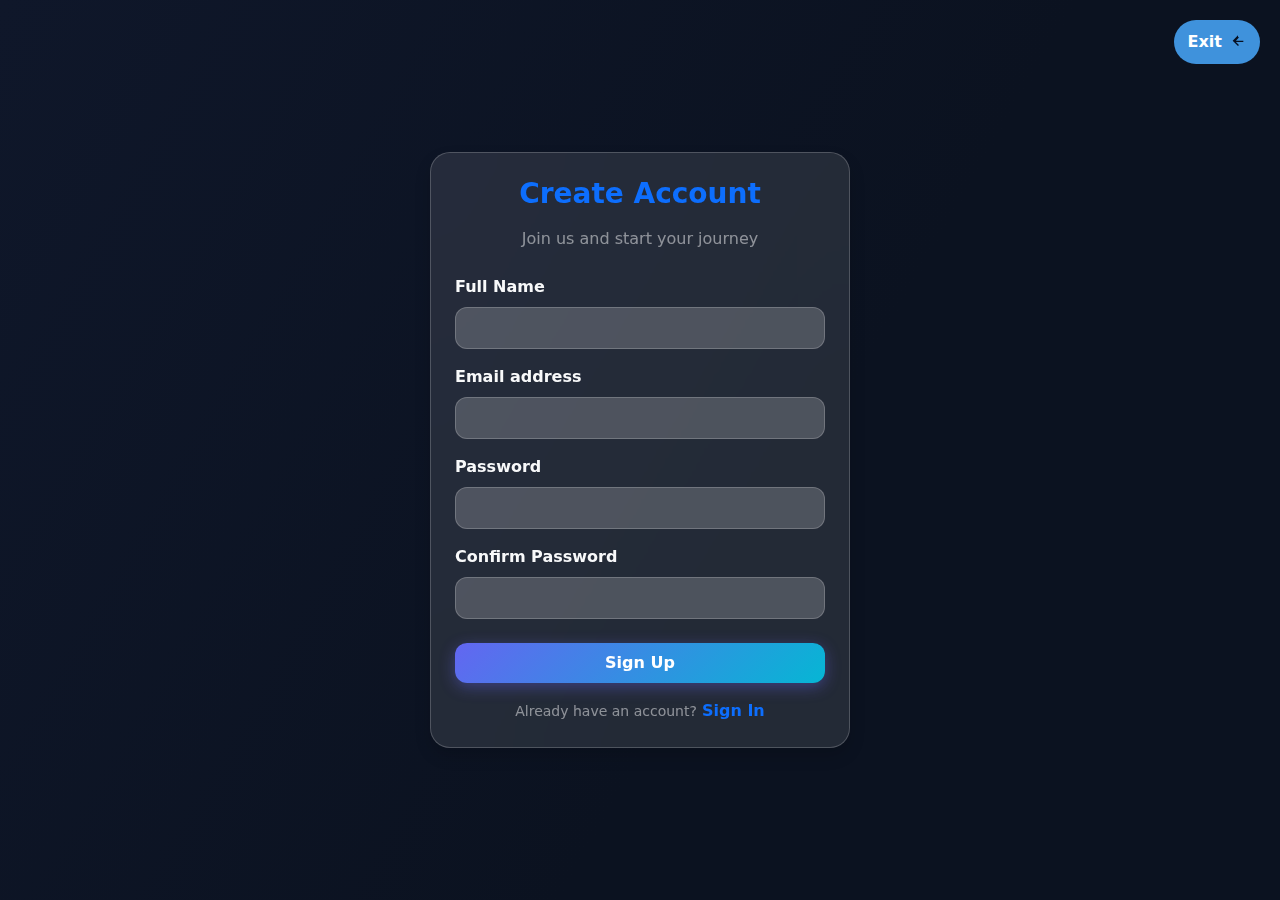
<file: signin.html>
<!DOCTYPE html>
<html lang="en">
<head>
    <meta charset="UTF-8">
    <meta name="viewport" content="width=device-width, initial-scale=1.0">
    <title>sign-in</title>
  <link rel="icon" href="img/logo.png" type="image/png" />
  <link href="https://cdn.jsdelivr.net/npm/bootstrap@5.3.2/dist/css/bootstrap.min.css" rel="stylesheet">

  <link href="https://cdn.jsdelivr.net/npm/bootstrap-icons@1.11.4/font/bootstrap-icons.css" rel="stylesheet">
<style>
    body {
              background: linear-gradient(120deg,#0f172a,#0b1220 60%);

    }
    .card{
    background: rgba(255, 255, 255, 0.1);
    backdrop-filter: blur(20px);
    -webkit-backdrop-filter: blur(20px);
    border: 1px solid rgba(255, 255, 255, 0.2);
    border-radius: 24px;
    padding: 40px;
    box-shadow: 0 8px 32px rgba(0, 0, 0, 0.1);
    transform: translateY(0);
    transition: all 0.3s cubic-bezier(0.4, 0, 0.2, 1);
    position: relative;
    overflow: hidden;
    margin: 5vh;
    }
    .card::before {
    content: '';
    position: absolute;
    top: 0;
    left: -100%;
    width: 100%;
    height: 2px;
    background: linear-gradient(90deg, transparent, #06b6d4, transparent);
    transition: left 0.5s ease;
}

.card:hover::before {
    left: 100%;
}

.card:hover {
    transform: translateY(-5px);
    box-shadow: 0 12px 40px rgba(0, 0, 0, 0.15);
}
.card input:focus ~ .focus-border {
    width: 100%;
}







.card input {
    background: rgba(255, 255, 255, 0.1);
    border: 1px solid rgba(255, 255, 255, 0.2);
    border-radius: 12px;
    padding: 16px 16px 8px 16px;
    color: white;
    font-size: 16px;
    font-weight: 400;
    transition: all 0.3s cubic-bezier(0.4, 0, 0.2, 1);
    width: 100%;
    outline: none;
    backdrop-filter: blur(10px);
}

.card input::placeholder {
    color: transparent;
}



.card input:focus,
.card input:valid {
    border-color: #06b6d4;
    background: rgba(255, 255, 255, 0.15);
    transform: translateY(-2px);
    box-shadow: 0 8px 25px rgba(6, 182, 212, 0.2);
}

.card input:focus + label,
.card input:valid + label {
    transform: translateY(-8px) scale(0.85);
    color: #06b6d4;
    font-weight: 500;
}
.btn {
    background: linear-gradient(135deg, #6366f1 0%, #06b6d4 100%);
    border: none;
    border-radius: 12px;
    padding: 16px 24px;
    color: white;
    font-size: 16px;
    font-weight: 600;
    cursor: pointer;
    transition: all 0.3s cubic-bezier(0.4, 0, 0.2, 1);
    position: relative;
    overflow: hidden;
    transform: translateY(0);
    box-shadow: 0 4px 15px rgba(99, 102, 241, 0.4);
}
   .top-action { position: absolute; right: 20px; top: 20px; z-index: 5; }
    .btn-arrow {
      display: inline-flex; align-items: center; gap: 8px;
      padding: 10px 14px; border-radius: 999px;
      background: rgb(63, 146, 220);
      border: 1px solid #06b6d4;
      color: #ffffff; font-weight: 700; border: none; text-decoration: none;
     
    }
    .btn-arrow:hover { transform: scale(1.02) }

</style>
</head>
<body>
 <div class="d-flex justify-content-center align-items-center vh-100 ">
    <div class="top-action">
      <a href="index.html" class="btn-arrow" aria-label="Exit or go to another page">
        <span>Exit</span>
        <svg width="16" height="16" viewBox="0 0 24 24" fill="#071022" xmlns="http://www.w3.org/2000/svg" aria-hidden="true">
          <path d="M12 4l1.41 1.41L8.83 10H20v2H8.83l4.58 4.59L12 18l-8-8 8-8z"/>
        </svg>
      </a>
    </div>
  <div class="card shadow p-4" style="width: 420px; border-radius: 20px;">
     <h3 class="text-center mb-3 fw-bold text-primary">Create Account</h3>
     <p class="text-center text-light opacity-50 mb-4">
      Join us and start your journey
     </p>

     <form>
      <div class="mb-3">
        <label class="form-label fw-semibold text-light" >Full Name</label>
        <input type="text" class="form-control p-2" placeholder="Enter your full name" required>
      </div>

      <div class="mb-3">
        <label class="form-label fw-semibold text-light">Email address</label>
        <input type="email" class="form-control p-2" placeholder="example@mail.com" required>
      </div>

      <div class="mb-3">
        <label class="form-label fw-semibold text-light">Password</label>
        <input type="password" class="form-control p-2" placeholder="" required>
      </div>

      <div class="mb-4">
        <label class="form-label fw-semibold text-light">Confirm Password</label>
        <input type="password" class="form-control p-2" placeholder="" required>
      </div>


      <button type="submit" class="btn btn-primary w-100 py-2 fw-semibold"><a href="HOME-PAGE.HTML" style="text-decoration: none; color: white;">
        Sign Up</a>
      </button>

      <div class="text-center mt-3">
        <small class="text-light opacity-50" >Already have an account?</small>
        <a href="login.html" class="fw-semibold text-decoration-none">Sign In</a>
      </div>
     </form>
     </div>
     </div>
</body>
</html>
</file>
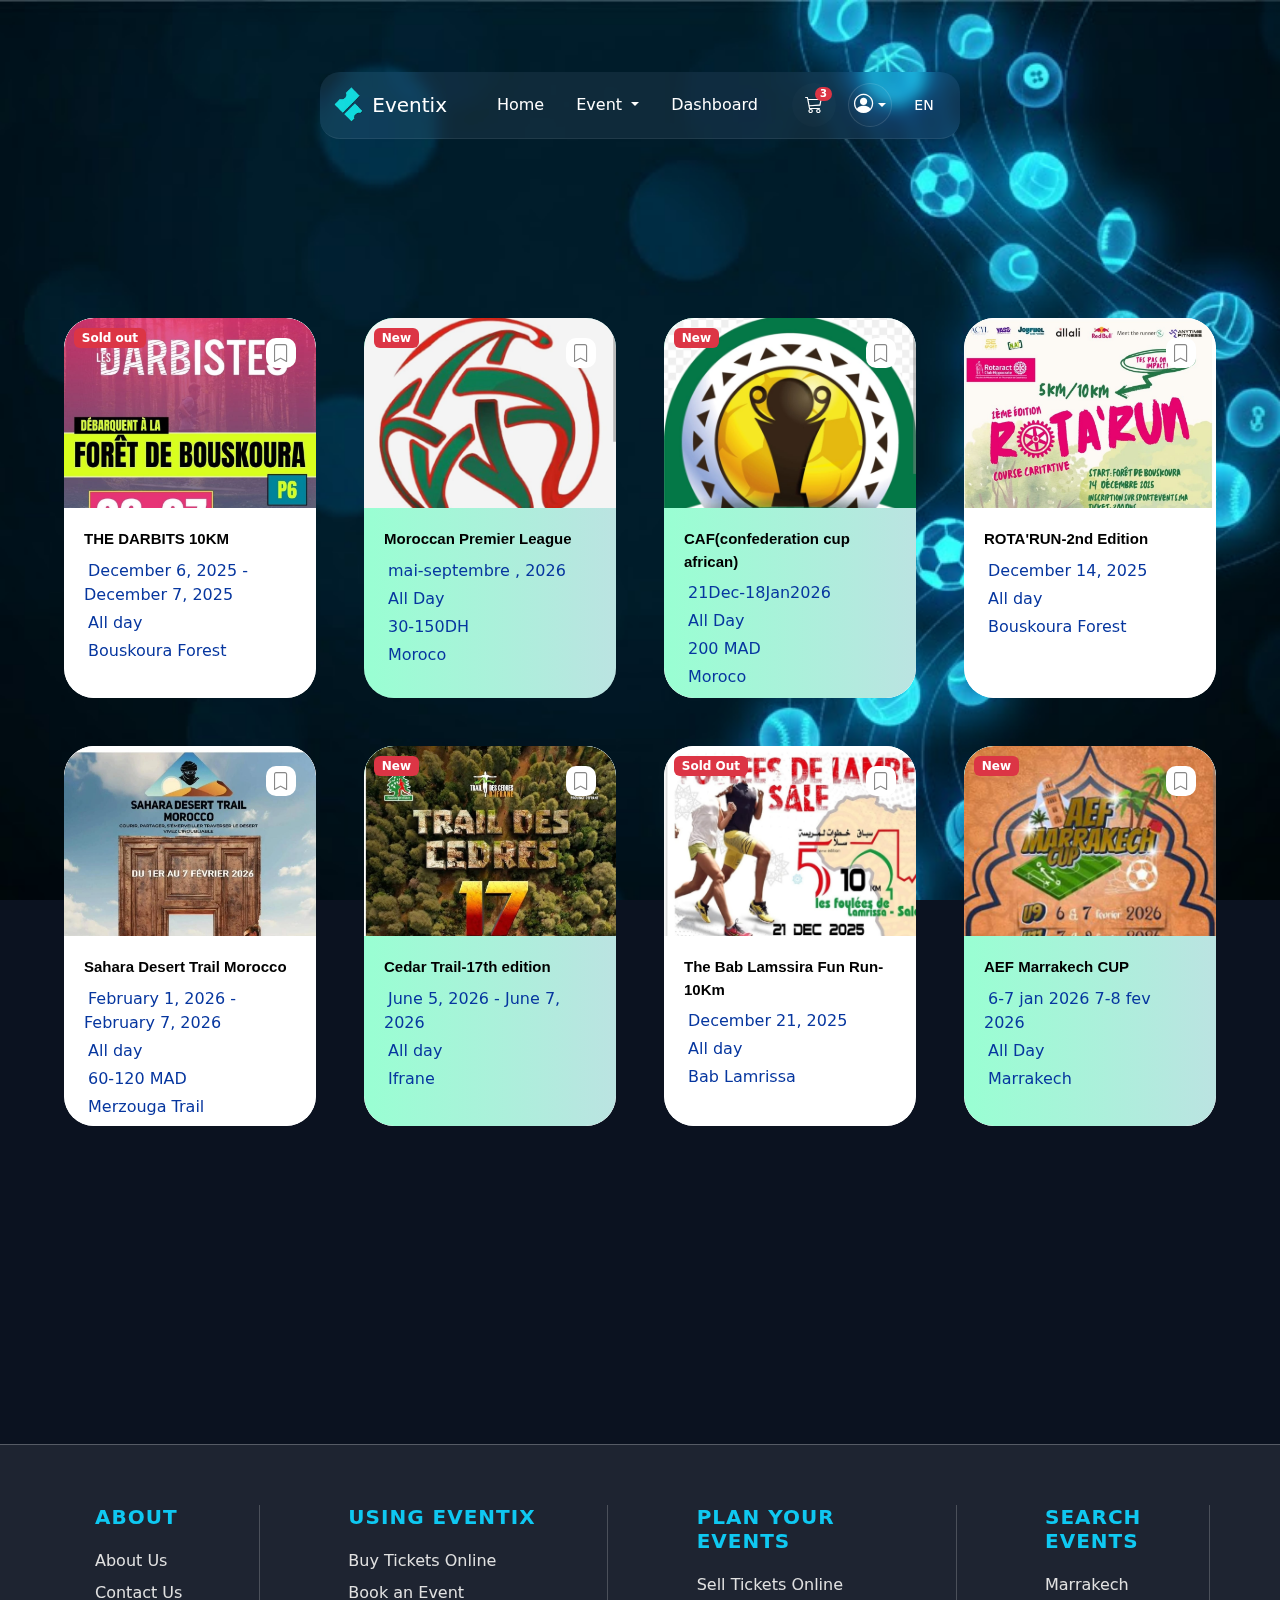
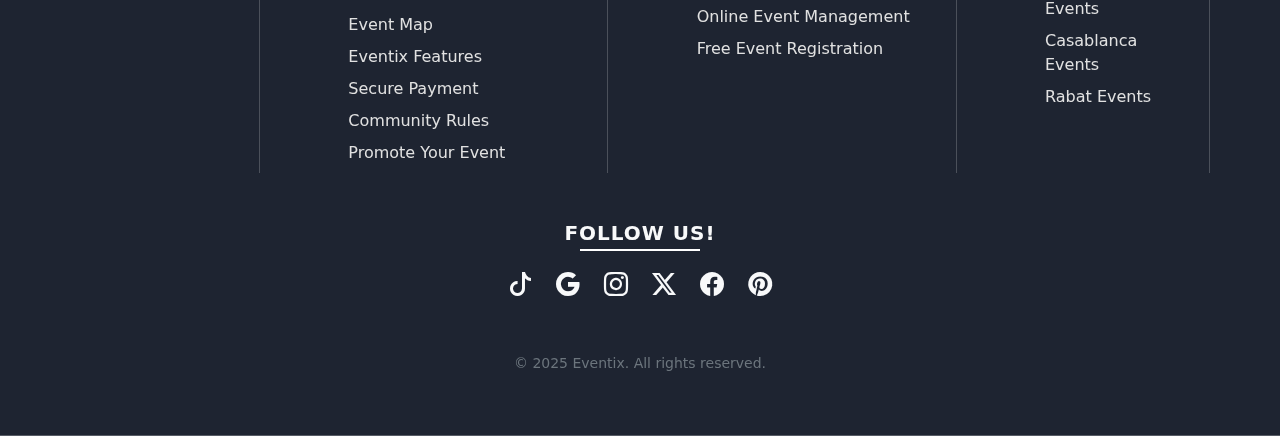
<file: sport.html>
<!doctype html>
<html lang="en">
<head>
  <meta charset="utf-8" />
  <meta name="viewport" content="width=device-width, initial-scale=1" />
  <title>Eventix - Sports</title>
  <link rel="icon" href="/img/logo.png" type="image/png" />

  <link href="https://cdn.jsdelivr.net/npm/bootstrap@5.3.2/dist/css/bootstrap.min.css" rel="stylesheet">

  <link href="https://cdn.jsdelivr.net/npm/bootstrap-icons@1.11.4/font/bootstrap-icons.css" rel="stylesheet">

  <style>


    
        footer {
      background: rgba(255, 255, 255, 0.08) !important;
      backdrop-filter: blur(12px);
      -webkit-backdrop-filter: blur(12px);

      border-top: 1px solid rgba(255, 255, 255, 0.25);
      border-bottom: 1px solid rgba(255, 255, 255, 0.25);

      padding-top: 60px;
      padding-bottom: 60px;
      margin-top: 30vh;

    }

    footer h5 {
      color: #0fc8f1;
      font-weight: 700;
      margin-bottom: 20px;
      text-transform: uppercase;
      letter-spacing: 1px;
    }

    footer a {
      color: #e1e1e1;
      display: block;
      margin-bottom: 8px;
      transition: 0.3s;
      text-decoration: none !important;
    }

    footer a:hover {
      color: white;
      text-decoration: underline;
    }

    .footer-col {
      border-right: 1px solid rgba(255, 255, 255, 0.20);
      padding-left: 25px;
      padding-right: 25px;
      min-height: 180px;
    }

    .footer-col:last-child {
      border-right: none;
    }

   
    html,body{
      height: 100%;
      margin: 0;
      padding: 0;
    }
 
  body{
  min-height: 2000px;
  margin: 0;
  padding: 0;

  display: flex;
  flex-direction: column;

  background-color: #0b1220;
  background-image: url('/img/sport-cover.jpg');
  background-size: cover;
  background-position: center;
  background-attachment: fixed;
  background-repeat: no-repeat;

  color:#06369f;
}
        


      
      

    
    

    .separator {
        width: 120px;
        height: 2px;
        background-color: #ffffff;
    }
    footer h5{
      color: #0fc8f1;
    }

    .follow-section i {
        transition: 0.3s ease;
        cursor: pointer;
  
    }
    .follow-section h5{
            color: #0fc8f1;
    }

    .follow-section i:hover {
        color: #007589; 
        transform: scale(1.2);
        }



    .navbar{
      width: 50%;
      margin: auto;
      margin-top :8vh;
      border-radius: 20px;
    

    }
    
    
    .dropdown-menu a.dropdown-item:hover {
    background-color: #9000ff; 
    color: black; 
}

    .glass-nav {
      background: rgba(255,255,255,0.06);
      backdrop-filter: blur(8px) saturate(120%);
      -webkit-backdrop-filter: blur(8px) saturate(120%);
      border-bottom: 1px solid rgba(255,255,255,0.08);
    }

    
    .navbar .nav-link, .navbar .navbar-brand, .navbar .btn {
      color: #fff !important;
    }

    
    .brand-logo {
      height: 40px;
      width: auto;
    }

    
    .nav-center {
      position: absolute;
      left: 50%;
      transform: translateX(-50%);
    }

    
    .circle-btn {
      width: 44px;
      height: 44px;
      display: inline-flex;
      align-items: center;
      justify-content: center;
      border-radius: 50%;
      border: 1px solid rgba(255,255,255,0.12);
      background: rgba(255,255,255,0.02);
      color: #fff;
    }

    
    .cart-badge {
      position: absolute;
      top: 4px;
      right: 4px;
      font-size: 10px;
      padding: 2px 5px;
      border-radius: 999px;
    }




    
@media (max-width: 767px) {
    .navbar{
        width: 90%;
        margin: auto;
        margin-top :8vh;
        border-radius: 20px;
    }

  .navbar .d-flex {
    order: 1 !important;
    margin-right: auto !important; 
  }

  .navbar-brand {
    position: absolute;
    left: 50%;
    transform: translateX(-50%);
    margin: 0 auto !important;
  }

  .navbar-toggler {
    order: 2 !important;
    margin-left: auto !important;
  }

  .nav-center {
    display: none !important;
  }
  #langToggle {
    display: none !important;
  }
}






    .lang-btn {
      min-width: 48px;
    }
    .navbar .collapse .nav-item :hover{
      background-color: #9000ff4a;
      color: black;
      backdrop-filter: bluer(8px) saturate(120%);
      border-radius: 20px;

    }
    .card{
      z-index: 2;
    }



.card-custom {
    width: 252px;
    height: 380px; 
    background: white;
    border-radius: 30px;
    transition: 0.2s;
    overflow: hidden; 
    position: relative;
    
}




.card-custom:hover {
    cursor: pointer;
    box-shadow: 0 10px 20px rgba(0,0,0,0.1);
}


.img-custom {
    height: 50%;
    border-radius: 30px 30px 0 0;
    background-size: cover;
    display: flex;
    justify-content: flex-end;
    align-items: flex-start;
}

.save-custom {
    margin: 20px;
    width: 30px;
    height: 30px;
    background: white;
    border-radius: 10px;
    display: flex;
    align-items: center;
    justify-content: center;
    transition: 0.2s;
}

.save-custom:hover {
    transform: scale(1.1) rotate(10deg);
}

.save-custom i {
    font-size: 18px;
    color: #888;
    transition: color 0.2s, transform 0.2s;
}

.save-custom:hover i {
    color: #000;
}

.text-custom {
    margin: 20px;
}

.h3-custom {
    font-family: sans-serif;
    font-size: 15px;
    font-weight: 600;
    color: black;
    margin: 0 0 5px 0;
}


.p-custom {
    font-family: sans-serif;
    color: #999;
    font-size: 13px;
    margin: 0 0 15px 0;
}

.icon-box-custom {
    width: 70%;
    padding: 10px;
    background: #e3fff9;
    border-radius: 10px;
    display: flex;
    align-items: center;
}

.icon-box-custom i,
.icon-box-custom span {
    font-size: 17px;
    margin-right: 10px;
}

.span-custom {
    font-family: sans-serif;
    font-size: 13px;
    font-weight: 500;
    color: #0f73a1;
    margin: 0;
}









.rotating-card {
  position: relative;
  border-radius: 30px;
  overflow: hidden;
}

.rotating-card::before {
  content: '';
  position: absolute;
  inset: 0;
  z-index: 0;
  background: linear-gradient(270deg, #00b7ff, #ff30ff, #00ff90);
  background-size: 600% 600%;
  animation: rotateBG 5s linear infinite;
  opacity: 0.4; 
}

.card-custom:hover {
  transform: scale(1.03);
}

@keyframes rotateBG {
  0% { background-position: 0% 50%; }
  50% { background-position: 100% 50%; }
  100% { background-position: 0% 50%; }
}

.card-custom > * {
  position: relative;
 z-index: 1;
}

.osto{
  flex: 1;
  padding-top: 30vh;
  display: flex;
justify-content: center;
}
.ata{
  margin-top: auto;
}


  </style>
</head>
<body>
<div class="ropo">

   <nav class="navbar navbar-expand-lg glass-nav fixed-top">
   <div class="container-fluid">
    <a class="navbar-brand d-flex align-items-center" href="#">
      <img src="/img/logo.png" alt="Eventix" class="brand-logo me-2">Eventix
    </a>

    <button class="navbar-toggler btn btn-link text-white" type="button" data-bs-toggle="collapse" data-bs-target="#navMain" aria-controls="navMain" aria-expanded="false" aria-label="Toggle navigation">
      <i class="bi bi-list" style="font-size:1.3rem;"></i>
    </button>

    <div class="collapse navbar-collapse justify-content-center" id="navMain">
      <ul class="navbar-nav mb-2 mb-lg-0">
        <li class="nav-item">
          <a class="nav-link px-3" href="index.HTML" data-key="home">Home</a>
        </li>
        <li class="nav-item dropdown">
          <a class="nav-link dropdown-toggle px-3" href="#" role="button" data-bs-toggle="dropdown" aria-expanded="false">
            Event
          </a>
          <ul class="dropdown-menu bg-primary bg-opacity-25 backdrop-blur p-3 border-0 shadow-lg">
            <li><a class="dropdown-item text-white" href="sport.html">Sport</a></li>
            <li><a class="dropdown-item text-white" href="ithétre cinéma.html">Theatre/cinema</a></li>
            <li><a class="dropdown-item text-white" href="concert.html">Concert</a></li>
          </ul>
        </li>
        <li class="nav-item">
          <a class="nav-link px-3" href="DASHBOARD.HTML" data-key="contact">Dashboard</a>
        </li>
      </ul>
    </div>


    <div class="d-flex align-items-center gap-2">

      <div class="position-relative me-1">
        <button id="cartBtn" class="circle-btn border-0" title="Cart">
          <i class="bi bi-cart3" style="font-size:1.1rem;"></i>
        </button>
        <span id="cartCount" class="badge bg-danger cart-badge">3</span>
      </div>

  
      <div class="dropdown">
        <button class="circle-btn dropdown-toggle" id="accountDropdown" data-bs-toggle="dropdown" aria-expanded="false" title="Account">
          <i class="bi bi-person-circle" style="font-size:1.2rem;"></i>
        </button>
        <ul class="dropdown-menu dropdown-menu-end" aria-labelledby="accountDropdown">
          <li><a class="dropdown-item" href="signin.html">Sign in</a></li>
          <li><a class="dropdown-item" href="LOGIN.HTML">Log in</a></li>
        </ul>
      </div>


      <button id="langToggle" class="btn btn-sm lang-btn border-0" title="Change language">EN</button>
    </div>
   </div>
   </nav>



  </div>
   <div class="osto">
    <div class="d-flex flex-wrap justify-content-center align-items-center gap-5 p-5">

   <a href="/other page/formulaire - sport.html" style="text-decoration:none; color:inherit;">
  <div class="card-custom "role="button"data-bs-toggle="modal"data-bs-target="#acheterModal"style="cursor: pointer;">
    
    
  <div class="card-custom ">

    <span class="badge bg-danger text-white position-absolute" style="top:10px; left:10px; z-index:10;">
    Sold out
  </span>

  <div class="img-custom" style="background-image: url('/img/sport1.jpg');">
      <div class="save-custom">
         <i class="bi bi-bookmark"></i>
      </div>
  </div>

<div class="text-custom">
  <p class="h3-custom mb-2">THE DARBITS 10KM </p>

  <p class="info-line mb-1">
    <i class="fa-regular fa-calendar me-1"></i> December 6, 2025 - December 7, 2025    
  </p>

  <p class="info-line mb-1">
    <i class="fa-regular fa-clock me-1"></i> All day
  </p>


  <p class="info-line mb-1">
    <i class="fa-solid fa-location-dot me-1"></i>Bouskoura Forest
  </p>


</div>


</div>
  </div>
   </a>

 <a href="/other page/formulaire - sport.html" style="text-decoration:none; color:inherit;">
  <div class="card-custom rotating-card"role="button"data-bs-toggle="modal"data-bs-target="#acheterModal"style="cursor: pointer;">

  <span class="badge bg-danger text-white position-absolute" style="top:10px; left:10px; z-index:10;">
    New
  </span>
  

  <div class="img-custom" style="background-image: url('/img/sport2.jpg');">
      <div class="save-custom">
         <i class="bi bi-bookmark"></i>
      </div>
  </div>

  <div class="text-custom">
  <p class="h3-custom mb-2">Moroccan Premier League </p>

  <p class="info-line mb-1">
    <i class="fa-regular fa-calendar me-1"></i> mai-septembre , 2026
  </p>

  <p class="info-line mb-1">
    <i class="fa-regular fa-clock me-1"></i> All Day
  </p>

  <p class="info-line price mb-1">
    <i class="fa-solid fa-dollar-sign me-1"></i> 30-150DH
  </p>

  <p class="info-line mb-1">
    <i class="fa-solid fa-location-dot me-1"></i> Moroco
  </p>


</div>

</div>

</a>


 <a href="/other page/formulaire - sport.html" style="text-decoration:none; color:inherit;">
  <div class="card-custom "role="button"data-bs-toggle="modal"data-bs-target="#acheterModal"style="cursor: pointer;">


  <div class="card-custom rotating-card">
    <span class="badge bg-danger text-white position-absolute" style="top:10px; left:10px; z-index:10;">
    New
  </span>

    <div class="img-custom" style="background-image: url('/img/sport3.jpg');">
        <div class="save-custom">
           <i class="bi bi-bookmark"></i>
        </div>
    </div>

    <div class="text-custom">
  <p class="h3-custom mb-2">CAF(confederation cup african)</p>

  <p class="info-line mb-1">
    <i class="fa-regular fa-calendar me-1"></i> 21Dec-18Jan2026
  </p>

  <p class="info-line mb-1">
    <i class="fa-regular fa-clock me-1"></i> All Day
  </p>

  <p class="info-line price mb-1">
    <i class="fa-solid fa-dollar-sign me-1"></i> 200 MAD
  </p>

  <p class="info-line mb-1">
    <i class="fa-solid fa-location-dot me-1"></i> Moroco
  </p>


</div>

  </div>
  </div>
 </a>


 <a href="/other page/formulaire - sport.html" style="text-decoration:none; color:inherit;">
  <div class="card-custom "role="button"data-bs-toggle="modal"data-bs-target="#acheterModal"style="cursor: pointer;">


  <div class="card-custom ">


    <div class="img-custom" style="background-image: url('/img/sport4.jpg');">
        <div class="save-custom">
           <i class="bi bi-bookmark"></i>
        </div>
    </div>

    <div class="text-custom">
  <p class="h3-custom mb-2"> ROTA'RUN-2nd Edition</p>

  <p class="info-line mb-1">
    <i class="fa-regular fa-calendar me-1"></i>December 14, 2025    
  </p>

  <p class="info-line mb-1">
    <i class="fa-regular fa-clock me-1"></i> All day
  </p>


  <p class="info-line mb-1">
    <i class="fa-solid fa-location-dot me-1"></i> Bouskoura Forest
  </p>


</div>

  </div>

  </div>
 </a>

 
 <a href="/other page/formulaire - sport.html" style="text-decoration:none; color:inherit;">
  <div class="card-custom "role="button"data-bs-toggle="modal"data-bs-target="#acheterModal"style="cursor: pointer;">

  <div class="card-custom">

    <div class="img-custom" style="background-image: url('/img/sport5.jpg');">
        <div class="save-custom">
           <i class="bi bi-bookmark"></i>
        </div>
    </div>

    <div class="text-custom">
  <p class="h3-custom mb-2"> Sahara Desert Trail Morocco </p>

  <p class="info-line mb-1">
    <i class="fa-regular fa-calendar me-1"></i> February 1, 2026 - February 7, 2026    
  </p>

  <p class="info-line mb-1">
    <i class="fa-regular fa-clock me-1"></i> All day
  </p>

  <p class="info-line price mb-1">
    <i class="fa-solid fa-dollar-sign me-1"></i> 60-120 MAD
  </p>

  <p class="info-line mb-1">
    <i class="fa-solid fa-location-dot me-1"></i> Merzouga Trail
  </p>


</div>

  </div>
  </div>
 </a>


 <a href="/other page/formulaire - sport.html" style="text-decoration:none; color:inherit;">
  <div class="card-custom "role="button"data-bs-toggle="modal"data-bs-target="#acheterModal"style="cursor: pointer;">



  <div class="card-custom rotating-card">
     <span class="badge bg-danger text-white position-absolute" style="top:10px; left:10px; z-index:10;">
    New
  </span>

    <div class="img-custom" style="background-image: url('/img/sport6.jpg');">
        <div class="save-custom">
           <i class="bi bi-bookmark"></i>
        </div>
    </div>

    <div class="text-custom">
  <p class="h3-custom mb-2"> Cedar Trail-17th edition </p>

  <p class="info-line mb-1">
    <i class="fa-regular fa-calendar me-1"></i> June 5, 2026 - June 7, 2026    
  </p>

  <p class="info-line mb-1">
    <i class="fa-regular fa-clock me-1"></i>All day
  </p>
  <p class="info-line mb-1">
    <i class="fa-solid fa-location-dot me-1"></i> Ifrane
  </p>


</div>

  </div>

  </div>
 </a>

 
 <a href="/other page/formulaire - sport.html" style="text-decoration:none; color:inherit;">
  <div class="card-custom "role="button"data-bs-toggle="modal"data-bs-target="#acheterModal"style="cursor: pointer;">



  <div class="card-custom ">
        <span class="badge bg-danger text-white position-absolute" style="top:10px; left:10px; z-index:10;">
    Sold Out
  </span>


    <div class="img-custom" style="background-image: url('/img/sport7.jpg');">
        <div class="save-custom">
           <i class="bi bi-bookmark"></i>
        </div>
    </div>

    <div class="text-custom">
  <p class="h3-custom mb-2">The Bab Lamssira Fun Run-10Km</p>

  <p class="info-line mb-1">
    <i class="fa-regular fa-calendar me-1"></i> December 21, 2025    
  </p>

  <p class="info-line mb-1">
    <i class="fa-regular fa-clock me-1"></i>All day
  </p>

  <p class="info-line mb-1">
    <i class="fa-solid fa-location-dot me-1"></i> Bab Lamrissa
  </p>


</div>

  </div>
  </div>
 </a>


 
 <a href="/other page/formulaire - sport.html" style="text-decoration:none; color:inherit;">
  <div class="card-custom "role="button"data-bs-toggle="modal"data-bs-target="#acheterModal"style="cursor: pointer;">

  <div class="card-custom rotating-card">
    <span class="badge bg-danger text-white position-absolute" style="top:10px; left:10px; z-index:10;">
    New
  </span>

    <div class="img-custom" style="background-image: url('/img/sport8.jpg');">
        <div class="save-custom">
           <i class="bi bi-bookmark"></i>
        </div>
    </div>

    <div class="text-custom ">
  <p class="h3-custom mb-2">AEF Marrakech CUP </p>

  <p class="info-line mb-1">
    <i class="fa-regular fa-calendar me-1"></i> 6-7 jan 2026 7-8 fev 2026
  </p>

  <p class="info-line mb-1">
    <i class="fa-regular fa-clock me-1"></i> All Day
  </p>


  <p class="info-line mb-1">
    <i class="fa-solid fa-location-dot me-1"></i> Marrakech
  </p>


</div>

  </div>
  </div>
 </a>

 


</div>






   









 

  





 








  </div>
</div>

  

</div>

</div>
<div class="ata">
<footer class="text-light">
  <div class="container">
    <div class="row text-start justify-content-between">

      <div class="col-6 col-md-2 footer-col mb-4">
        <h5>About</h5>
        <a href="/projet/hhh.HTML">About Us</a>
        <a href="contact.html">Contact Us</a>
      </div>

      <div class="col-6 col-md-3 footer-col mb-4">
        <h5>Using Eventix</h5>
        <a href="#">Buy Tickets Online</a>
        <a href="#">Book an Event</a>
        <a href="#">Event Map</a>
        <a href="#">Eventix Features</a>
        <a href="#">Secure Payment</a>
        <a href="#">Community Rules</a>
        <a href="#">Promote Your Event</a>
      </div>

      <div class="col-6 col-md-3 footer-col mb-4">
        <h5>Plan Your Events</h5>
        <a href="#">Sell Tickets Online</a>
        <a href="#">Online Event Management</a>
        <a href="#">Free Event Registration</a>
      </div>

       <div class="col-6 col-md-2 footer-col mb-4">
        <h5>Search Events</h5>
        <a href="#"></i> Marrakech Events</a>
        <a href="#"></i> Casablanca Events</a>
        <a href="#"></i> Rabat Events</a>
      </div>



<div class="follow-section text-center py-4">
    <h5 class="text-light mb-1 " >Follow us!</h5>

    
    <div class="separator mx-auto mb-3"></div>

    
    <div class="d-flex justify-content-center gap-4 fs-4 text-light">
        <i class="bi bi-tiktok"></i>
        <i class="bi bi-google"></i>
        <i class="bi bi-instagram"></i>
        <i class="bi bi-twitter-x"></i>
        <i class="bi bi-facebook"></i>
        <i class="bi bi-pinterest"></i>
    </div>
</div>

    <div class="text-center mt-4">
      <small class="text-secondary">© 2025 Eventix. All rights reserved.</small>
    </div>

  </div>
</footer>
</div>
<script src="https://cdn.jsdelivr.net/npm/bootstrap@5.3.2/dist/js/bootstrap.bundle.min.js"></script>

<script>
 
</script>

</body>
</html>
</file>
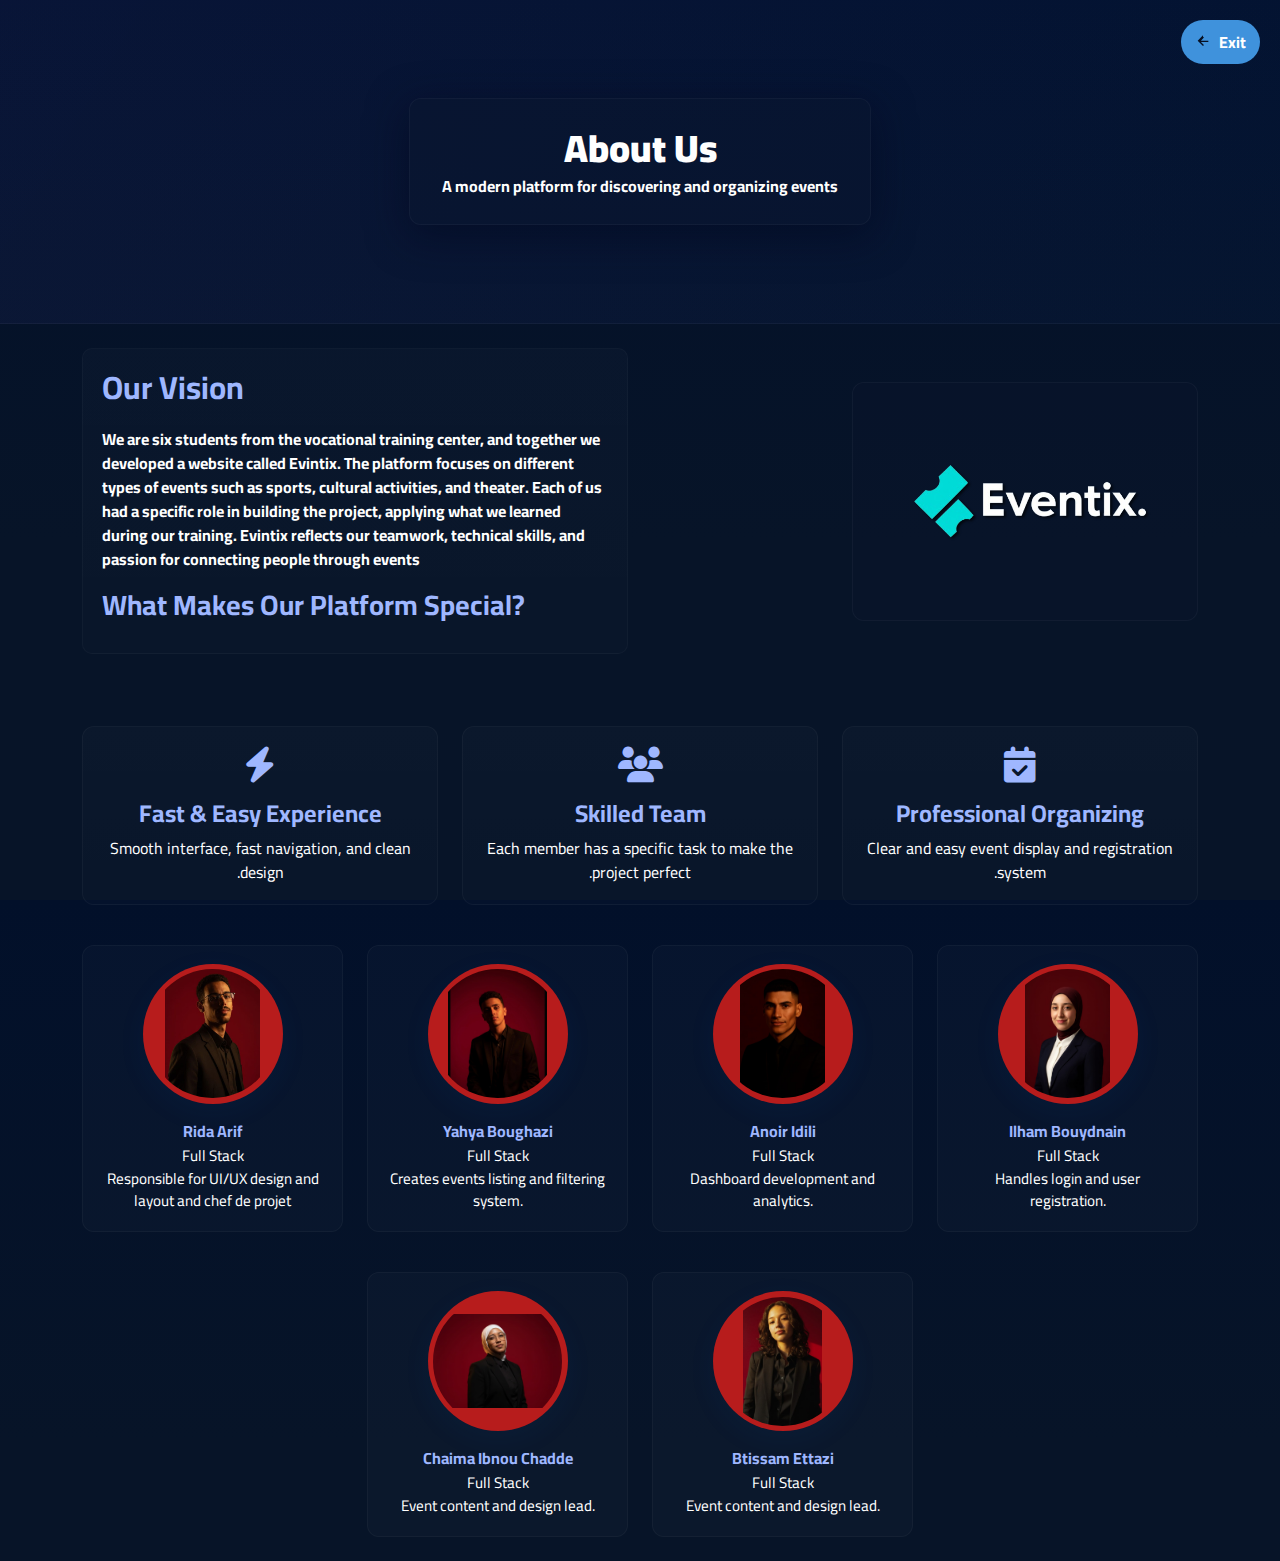
<file: projet/hhh.HTML>
<!DOCTYPE html>
<html lang="ar" dir="rtl">
<head>
  <meta charset="utf-8" />
  <meta name="viewport" content="width=device-width, initial-scale=1" />
  <title>About Us | Eventix</title>
  <link rel="icon" href="../img/logo.png" type="image/png" />

  <link href="https://cdn.jsdelivr.net/npm/bootstrap@5.3.3/dist/css/bootstrap.min.css" rel="stylesheet">
  <link href="https://cdnjs.cloudflare.com/ajax/libs/font-awesome/6.5.0/css/all.min.css" rel="stylesheet">
  <link href="https://fonts.googleapis.com/css2?family=Cairo:wght@300;400;600;700&display=swap" rel="stylesheet">

  <style>
      .top-action { position: absolute; right: 20px; top: 20px; z-index: 5; }
     .btn-arrow {
      display: inline-flex; align-items: center; gap: 8px;
      padding: 10px 14px; border-radius: 999px;
      background: rgb(63, 146, 220);
      border: 1px solid #06b6d4;
      color: #ffffff; font-weight: 700; border: none; text-decoration: none;
     
    }
    .btn-arrow:hover { transform: scale(1.02) }
    :root{
      --page-bg: #02102a;
      --accent-light: #9fb7ff;
      --white: #ffffff;
      --avatar-bg: #b71c1c;    
      --team-img-size: 140px; 
    }

    html,body{
      height:100%;
      margin:0;
      padding:0;
      font-family: 'Cairo', sans-serif;
      background: linear-gradient(180deg, var(--page-bg) 0%, #071428 60%);
      color: var(--white);
    }

    .force-ltr { direction: ltr; }
    .force-ltr .text-vis-left { text-align: left !important; }
    .force-ltr .text-vis-right { text-align: right !important; }

    .hero{
      background: linear-gradient(120deg, rgba(108,99,255,0.06), rgba(11,98,229,0.04));
      height: 36vh;
      display:flex;
      align-items:center;
      justify-content:center;
      text-align:center;
      padding: 2.5rem 1rem;
      border-bottom: 1px solid rgba(255,255,255,0.04);
    }
    .glass-overlay{
      background: rgba(10,20,45,0.38);
      border-radius: 12px;
      padding: 1.6rem 2rem;
      border: 1px solid rgba(255,255,255,0.04);
      box-shadow: 0 10px 40px rgba(2,8,30,0.55);
      display:inline-block;
    }
    .hero h1{ font-weight:900; color:var(--white); font-size:2.4rem; margin-bottom:.2rem; }
    .hero p.lead{ color:var(--white); font-weight:700; font-size:1rem; margin:0; }

    .vision-inner{
      padding:1.2rem;
      background: linear-gradient(180deg, rgba(255,255,255,0.02), rgba(255,255,255,0.01));
      border-radius:10px;
      border:1px solid rgba(255,255,255,0.03);
    }

    .section-title{
      color: var(--accent-light);
      font-weight:700;
      display:inline-block;
      margin-bottom: 12px;
    }

    .feature-card{ border-radius:12px; padding:1.2rem; background: linear-gradient(180deg, rgba(255,255,255,0.02), rgba(255,255,255,0.01)); border:1px solid rgba(255,255,255,0.04); transition: transform .35s, box-shadow .35s; }
    .feature-card:hover{ transform: translateY(-8px); box-shadow: 0 18px 40px rgba(2,8,30,0.6); }
    .feature-card h4{ color: var(--accent-light); font-weight:700; }
    .feature-card p{ color: var(--white); margin:0; }

    .team-card{
      background: rgba(255,255,255,0.02);
      border: 1px solid rgba(255,255,255,0.04);
      border-radius: 12px;
      padding: 18px;
      text-align: center;
      transition: transform .35s ease, box-shadow .35s ease;
      overflow: visible;
    }
    .team-card:hover{
      transform: translateY(-14px) scale(1.12);
      box-shadow: 0 40px 100px rgba(0,0,0,0.6);
      z-index: 30;
    }

    .team-card .img-wrap{
      width: var(--team-img-size);
      height: var(--team-img-size);
      border-radius: 50%;
      overflow: hidden;
      margin: 0 auto 12px;
      display: inline-flex;
      align-items: center;
      justify-content: center;
      background: var(--avatar-bg);
      transition: transform .45s ease;
      box-shadow: 0 8px 30px rgba(11,98,229,0.06);
    }

    .team-card img{
      width: 92%;
      height: 92%;
      object-fit: contain; 
      border-radius: 50%;
      display:block;
      transition: transform .45s ease;
      background: transparent;
    }

    .team-card:hover .img-wrap{ transform: scale(1.28); }
    .team-card:hover img{ transform: scale(1.12); }

    .team-card h6{ color: var(--accent-light); font-weight:700; margin:6px 0 4px; }
    .team-card .role, .team-card p.small{ color: var(--white); font-weight:400; margin:0; font-size:0.95rem; }

    @media (max-width: 992px){
      .team-card:hover{ transform: translateY(-10px) scale(1.08); }
      .team-card .img-wrap{ width: calc(var(--team-img-size) * 0.9); height: calc(var(--team-img-size) * 0.9); }
    }
    @media (max-width: 576px){
      .team-card .img-wrap{ width: calc(var(--team-img-size) * 0.75); height: calc(var(--team-img-size) * 0.75); }
    }
  </style>
</head>
<body>
               <div class="top-action">
      <a href="../index.html" class="btn-arrow" aria-label="Exit or go to another page">
        <span>Exit</span>
        <svg width="16" height="16" viewBox="0 0 24 24" fill="#071022" xmlns="http://www.w3.org/2000/svg" aria-hidden="true">
          <path d="M12 4l1.41 1.41L8.83 10H20v2H8.83l4.58 4.59L12 18l-8-8 8-8z"/>
        </svg>
      </a>
    </div>

  <section class="hero">
    <div class="glass-overlay">
      <h1>About Us</h1>
      <p class="lead">A modern platform for discovering and organizing events</p>
    </div>
  </section>

  <section class="container py-4 force-ltr">
    <div class="row align-items-center gy-4">
      <div class="col-lg-6 order-lg-1">
        <div class="vision-inner text-vis-left">
          <h2 class="section-title">Our Vision</h2>
          <p style="color:var(--white); font-weight:700; margin-top:8px;">
            We are six students from the vocational training center, and together we developed a website called Evintix. The platform focuses on different types of events such as sports, cultural activities, and theater. Each of us had a specific role in building the project, applying what we learned during our training. Evintix reflects our teamwork, technical skills, and passion for connecting people through events
          </p>
          

          <div class="question-block" style="margin-top:18px;">
            <h3 class="section-title text-vis-left">What Makes Our Platform Special?</h3>
          </div>
        </div>
      </div>

      <div class="col-lg-6 order-lg-2 text-vis-right">
        <div style="background: rgba(10,20,45,0.38); border-radius:12px; padding:12px; border:1px solid rgba(255,255,255,0.04); display:inline-block;">
          <img src="WhatsApp_Image_2025-11-26_à_17.50.47_15205637-removebg-preview[1].png" alt="Team" style="max-width:320px; width:100%; border-radius:8px;">
        </div>
      </div>
    </div>
  </section>

  <section class="container py-3">
    <div class="row g-4 mt-2">
      <div class="col-md-4">
        <div class="feature-card text-center">
          <i class="fa-solid fa-calendar-check" style="font-size:36px; color:var(--accent-light);"></i>
          <h4 class="mt-3">Professional Organizing</h4>
          <p>Clear and easy event display and registration system.</p>
        </div>
      </div>
      <div class="col-md-4">
        <div class="feature-card text-center">
          <i class="fa-solid fa-users" style="font-size:36px; color:var(--accent-light);"></i>
          <h4 class="mt-3">Skilled Team</h4>
          <p>Each member has a specific task to make the project perfect.</p>
        </div>
      </div>
      <div class="col-md-4">
        <div class="feature-card text-center">
          <i class="fa-solid fa-bolt" style="font-size:36px; color:var(--accent-light);"></i>
          <h4 class="mt-3">Fast & Easy Experience</h4>
          <p>Smooth interface, fast navigation, and clean design.</p>
        </div>
      </div>
    </div>
  </section>

  <section class="container py-4 force-ltr">
    <div class="row g-4 justify-content-end">
      <div class="col-6 col-md-4 col-lg-3">
        <div class="team-card">
          <div class="img-wrap" style="--team-img-size:140px;">
            <img src="WhatsApp Image 2025-12-03 à 00.44.46_db4269d5.jpg" alt="Member 1">
          </div>
          <h6>Rida Arif</h6>
          <div class="role">Full Stack</div>
          <p class="small">Responsible for UI/UX design and layout and chef de projet</p>
        </div>
      </div>

      <div class="col-6 col-md-4 col-lg-3">
        <div class="team-card">
          <div class="img-wrap" style="--team-img-size:140px;">
            <img src="WhatsApp Image 2025-12-02 à 23.17.51_3cb2204f.jpg" alt="Member 2">
          </div>
          <h6>Yahya Boughazi</h6>
          <div class="role">Full Stack</div>
          <p class="small">Creates events listing and filtering system.</p>
        </div>
      </div>

      <div class="col-6 col-md-4 col-lg-3">
        <div class="team-card">
          <div class="img-wrap" style="--team-img-size:140px;">
            <img src="WhatsApp Image 2025-12-03 à 01.27.31_15924ac2.jpg" alt="Member 3">
          </div>
          <h6>Anoir Idili</h6>
          <div class="role">Full Stack</div>
          <p class="small">Dashboard development and analytics.</p>
        </div>
      </div>

      <div class="col-6 col-md-4 col-lg-3">
        <div class="team-card">
          <div class="img-wrap" style="--team-img-size:140px;">
            <img src="WhatsApp Image 2025-12-03 à 00.51.00_c4ad65a3.jpg" alt="Member 4">
          </div>
          <h6>Ilham Bouydnain</h6>
          <div class="role">Full Stack</div>
          <p class="small">Handles login and user registration.</p>
        </div>
      </div>
    </div>

    <div class="row g-4 justify-content-center mt-3">
      <div class="col-6 col-md-4 col-lg-3">
        <div class="team-card">
          <div class="img-wrap" style="--team-img-size:140px;">
            <img src="WhatsApp Image 2025-12-02 à 22.46.22_e81fd6fa.jpg" alt="Member 5">
          </div>
          <h6>Chaima Ibnou Chadde</h6>
          <div class="role">Full Stack</div>
          <p class="small">Event content and design lead.</p>
        </div>
      </div>

      <div class="col-6 col-md-4 col-lg-3">
        <div class="team-card">
          <div class="img-wrap" style="--team-img-size:140px;">
            <img src="WhatsApp Image 2025-12-02 à 22.46.23_a3ba6b7d.jpg" alt="Member 6">
          </div>
          <h6>Btissam Ettazi</h6>
          <div class="role">Full Stack</div>
          <p class="small">Event content and design lead.</p>
        </div>
      </div>
    </div>
  </section>

</body>
</html>
</file>
